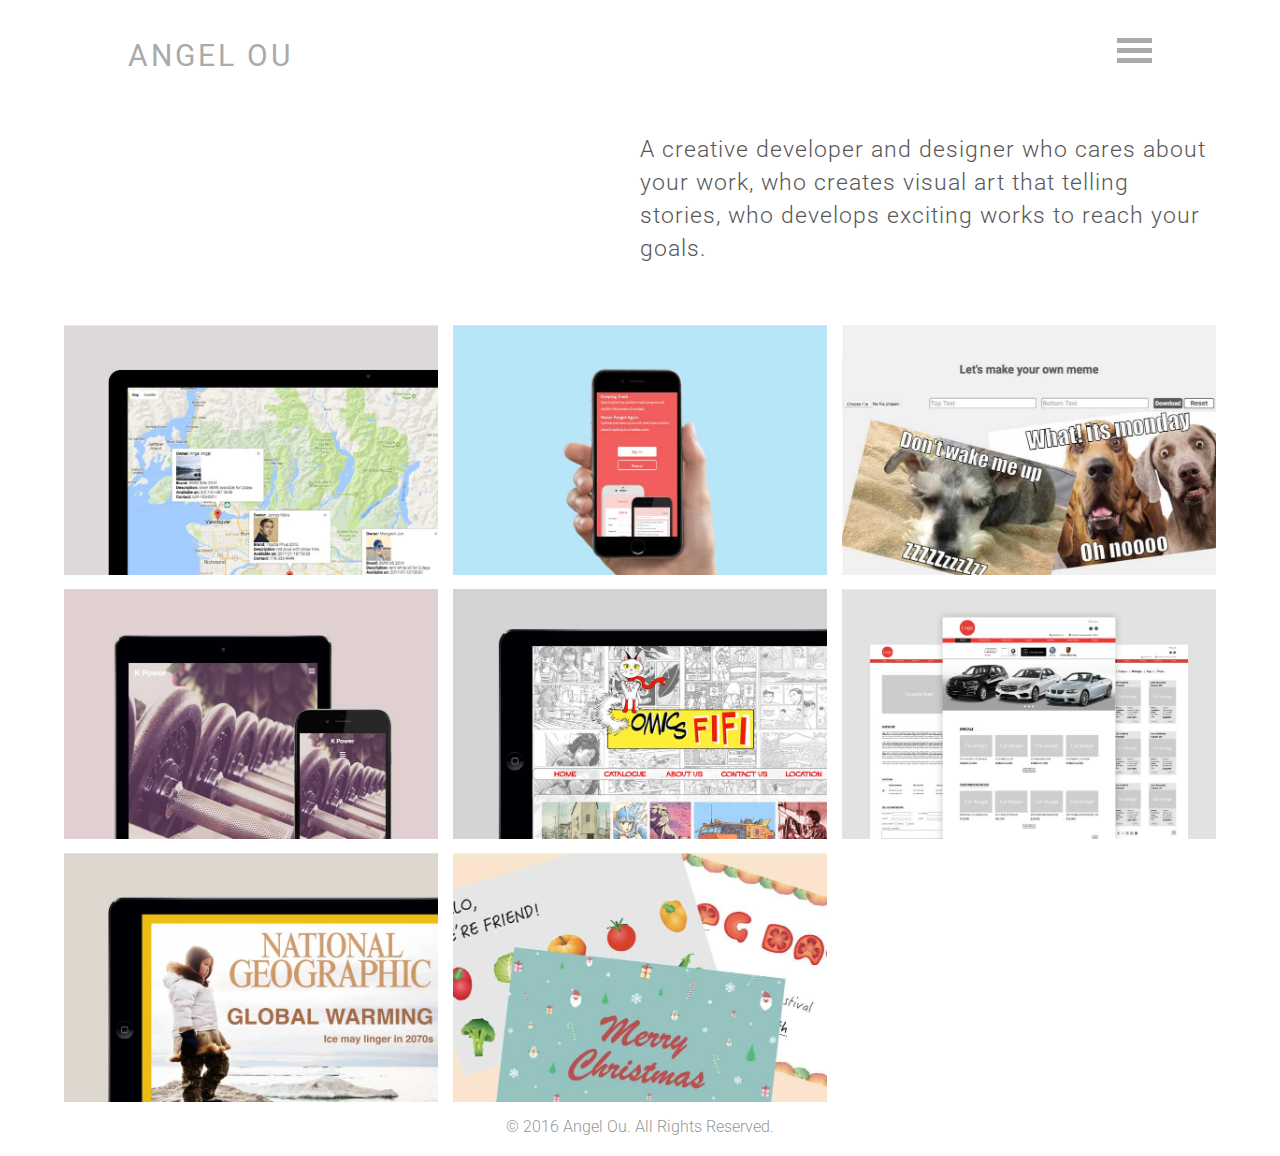
<file: index.html>
<html>  
    <head>
        <meta charset="utf-8">
        <html lang="en">
        <meta http-equiv="X-UA-Compatible" content="IE=edge">
        <meta name="viewport" content="width=device-width, initial-scale=1">
        <title>Angel Ou | Front End Developer & Designer</title>
        <link rel="shortcut icon" type="img/ico" href="img/favicon.jpg">
        <link href="https://fonts.googleapis.com/css?family=Roboto:100,300,500,700,900" rel="stylesheet">
        <link type="text/css" href="css/style.css" rel="stylesheet">
    </head>

    <body>
        <!-- top nav -->
        <div class="nav-section">
            <!-- <div class="wrapper"> -->

                <div class="nav">

                    <div class="name">
                        <a href="index.html">ANGEL OU</a>
                        <span class="line"></span>
                    </div>

                    <div class="navbar clearfix">
                        <div class="work-icon" id="hamburger">
                            <div class="bar"></div>
                            <div class="bar"></div>
                            <div class="bar"></div>
                        </div>

                        <div class="overlay animated fadeInDown clearfix" id="dropdown">
                            <div id="close-btn" class="clearfix">
                                <img src="img/close-btn.png" alt="close button">
                            </div>
                            <nav>
                                <ul id="navcont">
                                    <!-- <li>
                                        <a href="index.html">Home</a>
                                    </li> -->
                                    <li>
                                        <a href="index.html">Work</a>
                                        <!-- <div class="line clearfix"></div> -->
                                    </li>
                                    <li>
                                        <a href="about.html">About & Contact</a>
                                        <!-- <div class="line clearfix"></div> -->
                                    </li>
                                    <!-- <li>
                                        <a href="contact.html">Contact</a>
                                    </li> -->
                                </ul>
                            </nav>
                        </div> <!-- end overlay -->
                        

                    </div> <!-- end navbar -->
                </div> <!-- end nav -->

            <!-- </div> --> <!-- end wrapper -->
        </div> <!-- end nav-section -->

        <div class="quoat clearfix">
            <div class="describ">
                <p>A creative developer and designer who cares about your work, who creates visual art that telling stories, who develops exciting works to reach your goals.</p>
            </div>
        </div>

        <!-- work section -->
        <div class="work-section">
            <div class="wrapper">
                <div class="work">
                    <ul id="workcont" class="clearfix">
                        <li class="thumb"> 
                            <a href="work/googlemapapi.html">
                                <img src="img/google_cover.jpg" alt="google map api">
                                <div class="description">
                                    <h3>Sharing is Car-ing</h3>
                                    <p>Application Design & Develop</p>
                                </div>
                            </a>
                        </li>

                        <li class="thumb">
                            <a href="work/remindme.html">
                                <img src="img/reminder_hand.jpg" alt="remind me">
                                <div class="description">
                                    <h3>Remind Me</h3>
                                    <p>Application Design & Develop</p>
                                </div>
                            </a>
                        </li>

                        <li class="thumb">
                            <a href="work/memegenerator.html">
                                <img src="img/meme_cover.jpg" alt="meme generator">
                                <div class="description">
                                    <h3>Meme Generator</h3>
                                    <p>Application Design & Develop</p>
                                </div>
                            </a>
                        </li>

                        <li class="thumb"> 
                            <a href="work/kpower.html">
                                <img src="img/kpower.jpg" alt="kpower">
                                <div class="description">
                                    <h3>K Power Fitness</h3>
                                    <p>Web Design & Develop</p>
                                </div>
                            </a>
                        </li>

                        <li class="thumb">
                            <a href="work/comicsfifi.html">
                                <img src="img/comic.jpg" alt="comicsfifi">
                                <div class="description">
                                    <h3>Comics FiFi</h3>
                                    <p>Web Design & Develop</p>
                                </div>
                            </a>
                        </li>

                        <li class="thumb">
                            <a href="work/cardealer.html">
                                <img src="img/cardealer.jpg" alt="car dealer">
                                <div class="description">
                                    <h3>Car Dealer</h3>
                                    <p>Web Design</p>
                                </div>
                            </a>
                        </li>

                        <li class="thumb">
                            <a href="work/nationalgeographic.html">
                                <img src="img/ng.jpg" alt="national geographic">
                                <div class="description">
                                    <h3>National Geographic</h3>
                                    <p>Digital Magazine Design</p>
                                </div>
                            </a>
                        </li>

                        <li class="thumb">
                            <a href="work/postcard.html">
                                <img src="img/post_cover.jpg" alt="postcard">
                                <div class="description">
                                    <h3>Postcard Design</h3>
                                    <p>Illustration</p>
                                </div>
                            </a>
                        </li>

                        <!-- <li class="thumb">
                            <a href="work/portrait.html">
                                <img src="img/placeholder.png" alt="portrait">
                                <div class="description">
                                    <h3>Vector Portrait</h3>
                                    <p>Illustrator</p>
                                </div>
                            </a>
                        </li> -->

                    </ul>
                </div> <!-- end work -->
            </div> <!-- end wrapper -->
        </div> <!-- end work-section -->

        <div class="footer-section">
            <div class="wrapper">
                <div class="footer-copyright">
                    <p>&copy 2016 Angel Ou. All Rights Reserved.</p>
                </div>
            </div>
        </div>


        <script src="https://ajax.googleapis.com/ajax/libs/jquery/3.1.1/jquery.min.js"></script>
        <script type="text/javascript" src="js/portfolio.js"></script>


    </body>

    </html>
</file>
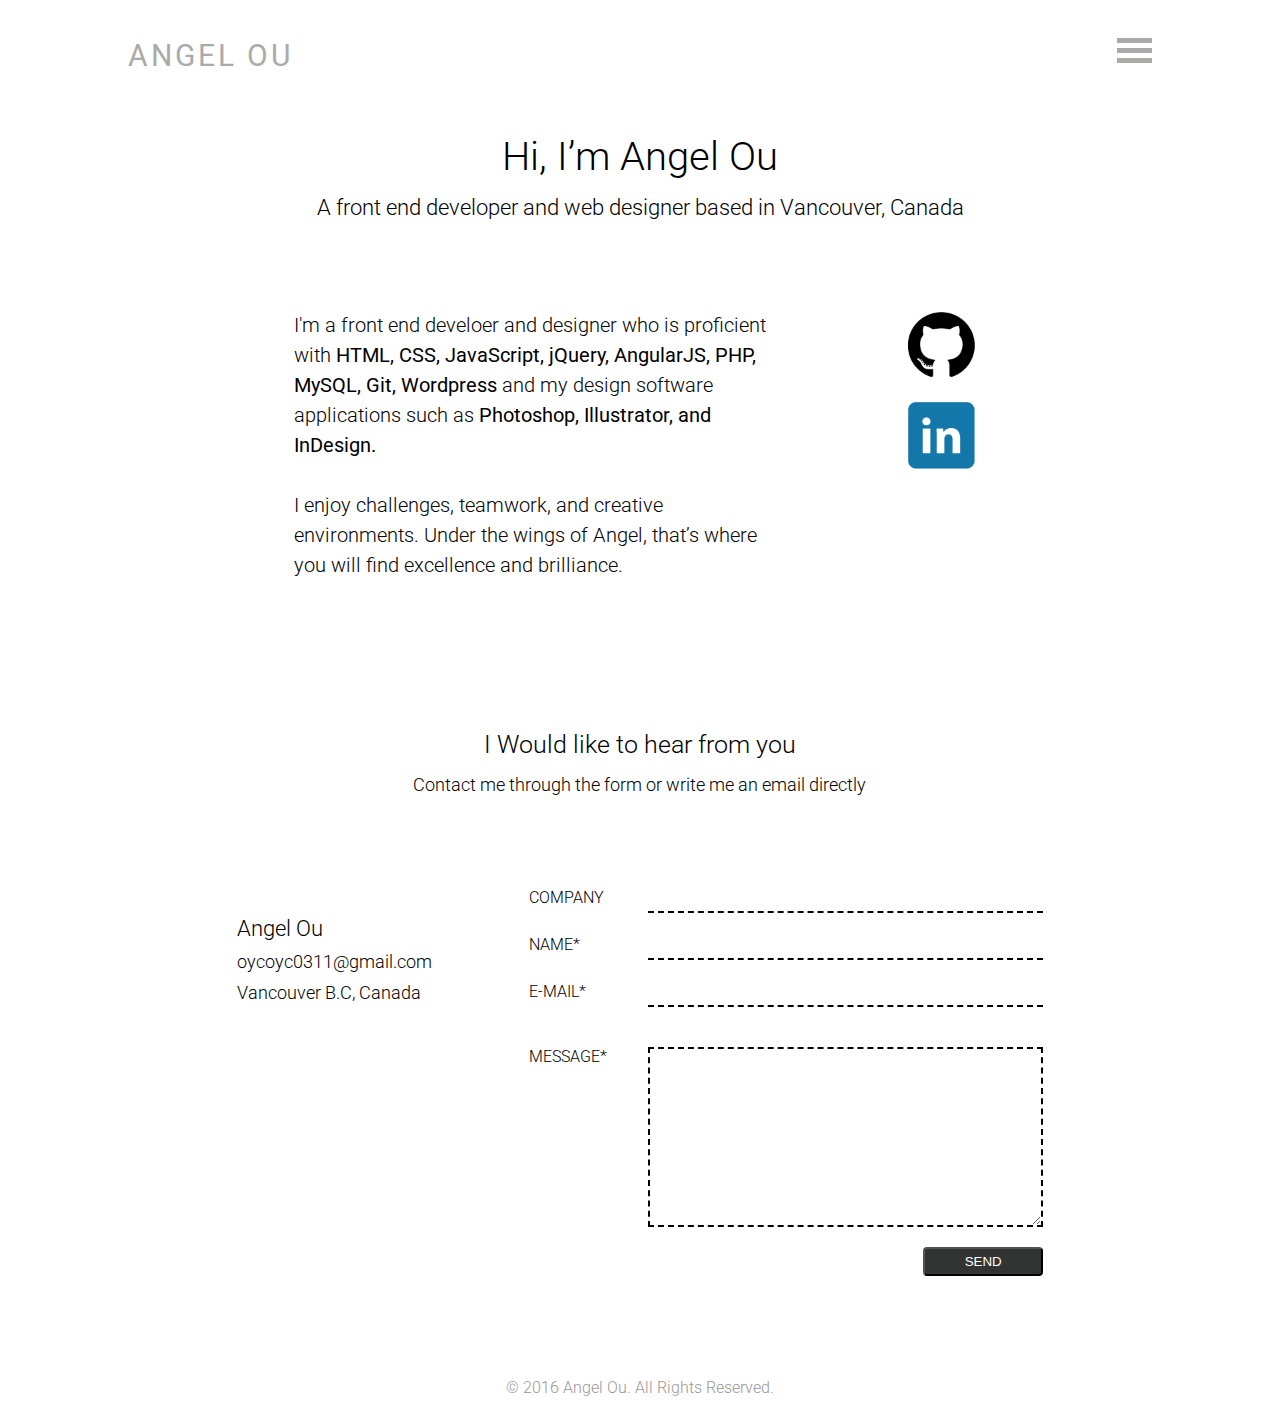
<file: about.html>
<html>
    <head>
        <meta charset="utf-8">
        <html lang="en">
        <meta http-equiv="X-UA-Compatible" content="IE=edge">
        <meta name="viewport" content="width=device-width, initial-scale=1">
        <title>Angel Ou | Front End Developer & Designer</title>
        <link rel="shortcut icon" type="img/ico" href="img/favicon.jpg">
        <link href="https://fonts.googleapis.com/css?family=Roboto:100,300,500,700,900" rel="stylesheet">
        <link type="text/css" href="css/style.css" rel="stylesheet">
    </head>

    <body>
         <!-- top nav -->
        <div class="nav-section">
            <div class="nav">

                <div class="name">
                    <a href="index.html">ANGEL OU</a>
                    <span class="line"></span>
                </div>

                <div class="navbar clearfix">
                    <div class="work-icon" id="hamburger">
                        <div class="bar"></div>
                        <div class="bar"></div>
                        <div class="bar"></div>
                    </div>

                    <div class="overlay animated fadeInDown clearfix" id="dropdown">
                        <div id="close-btn" class="clearfix">
                            <img src="img/close-btn.png" alt="close button">
                        </div>
                        <nav>
                            <ul id="navcont">
                                <!-- <li>
                                    <a href="index.html">Home</a>
                                </li> -->
                                <li>
                                    <a href="index.html">Work</a>
                                    <!-- <div class="line clearfix"></div> -->
                                </li>
                                <li>
                                    <a href="about.html">About & Contact</a>
                                    <!-- <div class="line clearfix"></div> -->
                                </li>
                                <!-- <li>
                                    <a href="contact.html">Contact</a>
                                </li> -->
                            </ul>
                        </nav>
                    </div> <!-- end overlay -->

                </div> <!-- end navbar -->
            </div> <!-- end nav -->
        </div> <!-- end nav-section -->
                 
        <!-- intro section -->
        <div class="intro-section">
            <div class="wrapper">

                <div class="about">
                    <div class="upper clearfix">
                        <div id="intro-title">
                            <div class="intro-title">
                                <h1>Hi, I’m Angel Ou</h1>
                                <h3>A front end developer and web designer based in Vancouver, Canada</h3>
                            </div>
                        </div>
                        <div id="intro">
                            <div class="intro-description"> 
                                <p>I'm a front end develoer and designer who is proficient with <strong>HTML, CSS, JavaScript, jQuery, AngularJS, PHP, MySQL, Git, Wordpress </strong>and my design software applications such as <strong>Photoshop, Illustrator, and InDesign.</strong></p>

                                <p>I enjoy challenges, teamwork, and creative environments. Under the wings of Angel, that’s where you will find excellence and brilliance.</p>
                            </div>
                        </div> <!-- end intro class -->

                        <div id="social-media" class="clearfix">
                            
                            <div class="flip-container">
                                <div class="back-img">
                                    <a href="https://github.com/ouangel" target="_blank">
                                        <img src="img/github-flip.png" alt="github">
                                    </a>
                                </div>
                                <div class="front-img">
                                    <a href="https://github.com/ouangel" target="_blank">
                                        <img src="img/github.png" alt="github">
                                    </a>
                                </div>
                            </div> <!-- end outside flip container -->

                            <!-- <div class="flip-container">
                                <div class="back-img">
                                    <a href="#" target="_blank">
                                    <img src="img/dribbble-flip.png" alt="dribbble">
                                    </a>
                                </div>
                                <div class="front-img">
                                    <a href="#" target="_blank">
                                    <img src="img/dribbble.png" alt="dribbble">
                                    </a>
                                </div>
                            </div> --> <!-- end outside flip container -->

                            <div class="flip-container">
                                <div class="back-img">
                                    <a href="https://ca.linkedin.com/in/angel-ou-212338121" target="_blank">
                                    <img src="img/linkedin-flip.png" alt="linkedin">
                                    </a>
                                </div>
                                <div class="front-img">
                                    <a href="https://ca.linkedin.com/in/angel-ou-212338121" target="_blank">
                                    <img src="img/linkedin.png" alt="linkedin">
                                    </a>
                                </div>
                            </div> <!-- end outside flip container -->
                        
                        </div> <!-- end social media -->
                    </div> <!-- end upper -->
                </div> <!-- end about -->

                 <div id="contact" class="clearfix">
                        <div class="contact-title">
                            <!-- <h2>Send me an email</h2> -->
                            <h2>I Would like to hear from you</h2>
                            <p>Contact me through the form or write me an email directly</p>
                        </div>

                        <div class="personal-info">
                            <h3>Angel Ou</h3>
                            <p>oycoyc0311@gmail.com</p>
                            <p>Vancouver B.C, Canada</p>
                        </div>

                        <form id="contact-form" method="post" action="https://formspree.io/oycoyc0311@gmail.com">
                            <div class="field">
                                <label for="company">COMPANY</label>
                                <input type="text" class="form-control" id="company" name="company">
                            </div>

                            <div class="field">
                                <label for="name">NAME*</label>
                                <input type="text" class="form-control" id="name" name="name" required>
                            </div>

                            <div class="field">
                                <label for="email">E-MAIL*</label>
                                <input rtype="text" class="form-control" id="email" name="email" required>
                            </div>

                            <div class="field textarea">
                                <label for="message">MESSAGE*</label>
                                <textarea type="text" class="form-control" rows="10" id="message" name="message" required></textarea>
                            </div>

                            <input type="submit" class="btn" id="btn" value="SEND">

                            <input type="hidden" name="_next" value="https://ouangel.github.io" />
                        </form>
                    </div> <!-- end contact -->
            </div> <!-- end wrapper -->
        </div> <!-- end intro section -->



        <div class="footer-section">
            <div class="wrapper">
                <div class="footer-copyright">
                    <p>&copy 2016 Angel Ou. All Rights Reserved.</p>
                </div>
            </div>
        </div>
    </div>


        <script src="https://ajax.googleapis.com/ajax/libs/jquery/3.1.1/jquery.min.js"></script>
        <script type="text/javascript" src="js/portfolio.js"></script>

    </body>

    </html>
</file>
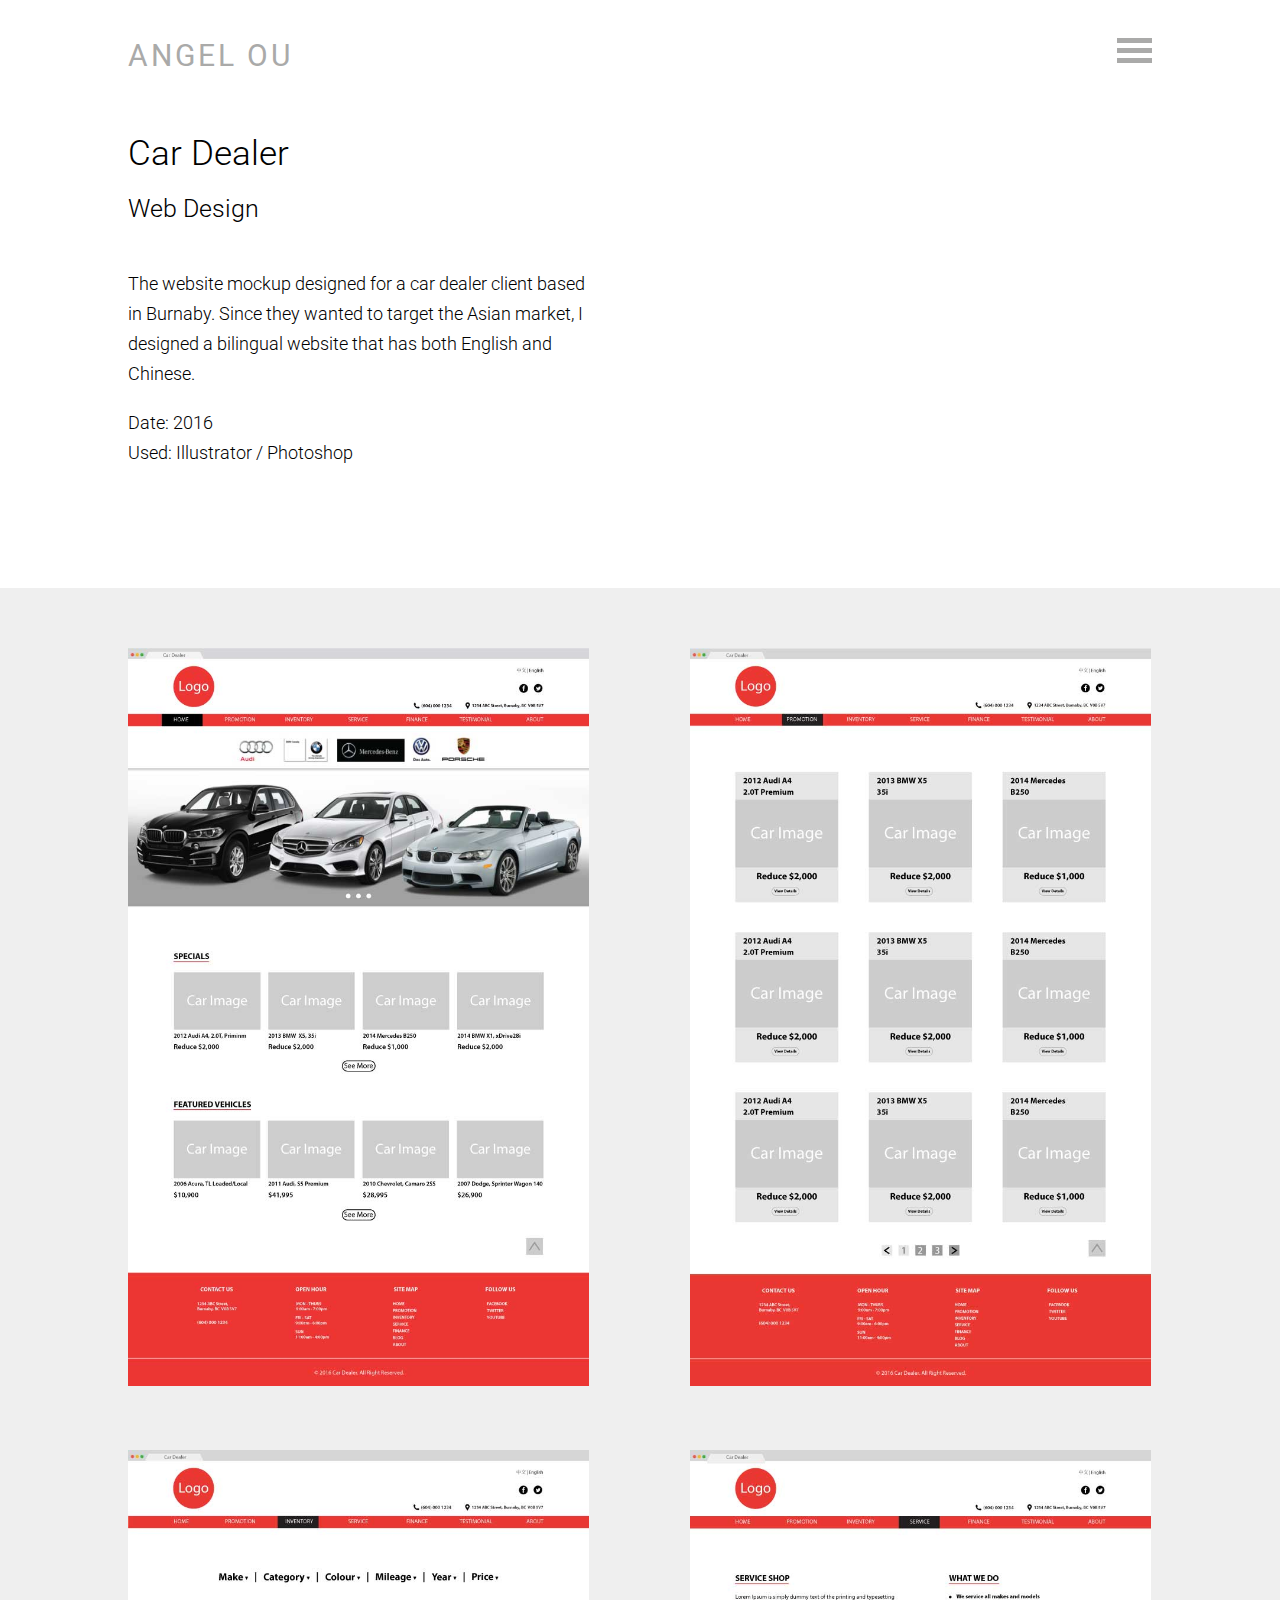
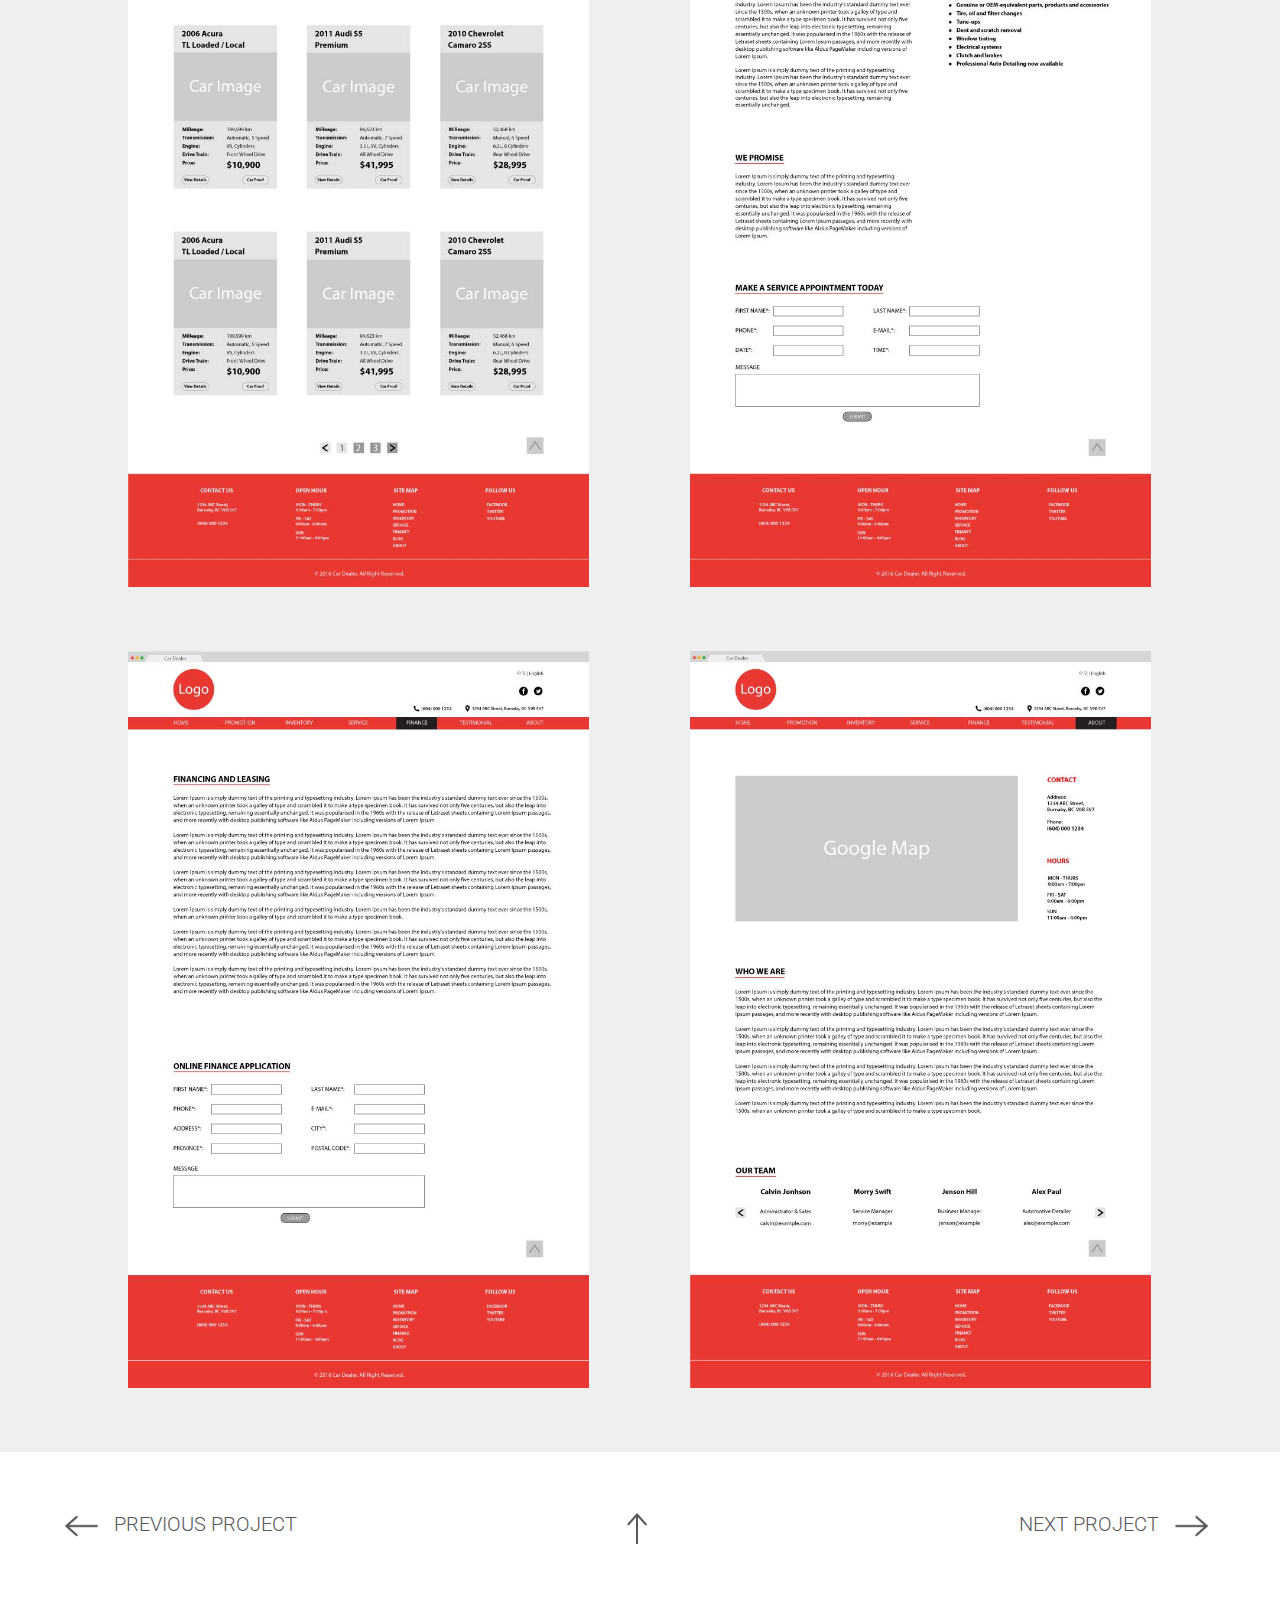
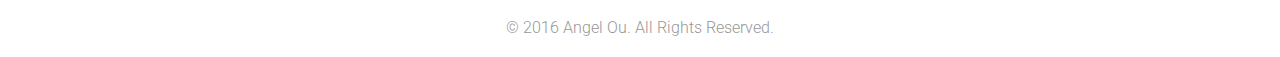
<file: work/cardealer.html>
<!DOCTYPE html>
<html lang="en">
    <head>
        <meta charset="utf-8">
        <meta http-equiv="X-UA-Compatible" content="IE=edge">
        <meta name="viewport" content="width=device-width, initial-scale=1">
        <title>Angel Ou | Front End Developer & Designer</title>
        <link rel="shortcut icon" type="img/ico" href="../img/favicon.jpg">
        <link href="https://fonts.googleapis.com/css?family=Roboto:100,300,500,700,900" rel="stylesheet">
        <link type="text/css" href="../css/style.css" rel="stylesheet">
    </head>

    <body>
        <!-- top nav -->
        <div class="nav-section">
            <div class="nav">

                <div class="name">
                    <a href="../index.html">ANGEL OU</a>
                    <span class="line"></span>
                </div>

                <div class="navbar clearfix">
                    <div class="work-icon" id="hamburger">
                        <div class="bar"></div>
                        <div class="bar"></div>
                        <div class="bar"></div>
                    </div>

                    <div class="overlay animated fadeInDown clearfix" id="dropdown">
                        <div id="close-btn" class="clearfix">
                            <img src="../img/close-btn.png" alt="close button">
                        </div>
                        <nav>
                            <ul id="navcont">
                                <!-- <li>
                                    <a href="index.html">Home</a>
                                </li> -->
                                <li>
                                    <a href="../index.html">Work</a>
                                    <!-- <div class="line clearfix"></div> -->
                                </li>
                                <li>
                                    <a href="../about.html">About & Contact</a>
                                    <!-- <div class="line clearfix"></div> -->
                                </li>
                                <!-- <li>
                                    <a href="contact.html">Contact</a>
                                </li> -->
                            </ul>
                        </nav>
                    </div> <!-- end overlay -->
                </div> <!-- end navbar -->
            </div> <!-- end nav -->
        </div> <!-- end nav-section -->

        <div class="work-section" id="portfolio">
				<div class="wrapper" id="portfolio-wrap">
					<div class="portfolio">
						
						<div class="portfolio-header clearfix">
                            <div class="brief">
    							<div class="header">
    								<div class="main-header">
    									<p>Car Dealer</p>
    								</div>
    								<div class="sub-header">
    									<p>Web Design</p>
    								</div>
    							</div>

    							<div class="description clearfix">
									<!-- <div class="brief-title">
										<p>Porject Brief</p><hr>
									</div> -->
									<div class="brief-description">
										<p>The website mockup designed for a car dealer client based in Burnaby. Since they wanted to target the Asian market, I designed a bilingual website that has both English and Chinese.</p> <br>
		                                <p>Date: 2016</p>
		                                <p>Used: Illustrator / Photoshop</p>
									</div>
								</div>
							</div> <!-- end brief -->
                            <!-- <div class="device">
                                <div class="device-display">
                                    <img src="../img/cardealer_devices.jpg" alt="car dealer-device">
                                </div>
                            </div> -->

						</div> <!-- end portfolio haeder -->

						<div class="portfolio-body">

                            <!-- <div class="wireframe">
                                <div class="content-header">
                                    <p>Wireframe</p>
                                </div>
                                <div class="portfolio-wireframe">
                                    <img src="../img/kpower-wireframe.jpg" alt="kpower-wireframe">
                                </div>
                            </div> --> <!-- end wireframe -->

                            <div class="showcase_one">
                                <!-- <div class="content-header">
                                    <p>Website content</p>
                                </div> -->
                                <div class="content">
                                    <img src="../img/car/car_home.jpg" class="leftimg" alt="home">
                                    <img src="../img/car/car_promotion.jpg" class="rightimg" alt="promotion">
                                </div>
                            </div>

                            <div class="showcase_two">
                                <div class="content">
                                    <img src="../img/car/car_inventory.jpg" class="leftimg" alt="inventory" style="margin-bottom:0;">
                                    <img src="../img/car/car_service.jpg" class="rightimg" alt="service" style="margin-bottom:0;">
                                </div>
                            </div>

                            <div class="showcase_three">
                                <div class="content">
                                    <img src="../img/car/car_finance.jpg" class="leftimg" alt="finance">
                                    <img src="../img/car/car_contact.jpg" class="rightimg" alt="contact">
                                </div>
                            </div>
                            
                        </div> <!-- end portfolio body -->

					</div> <!-- end portfolio class -->
				</div> <!-- end wrapper -->
			</div> <!-- end work-section -->

            <div class="slideshow clearfix">
                <div class="prev clearfix">
                    <a href="memegenerator.html">
                        <p>PREVIOUS PROJECT</p>
                        <img src="../img/prev.png">
                    </a>
                </div>

                <div id="up" class="clearfix">
                    <a>
                        <img src="../img/up.png">
                    </a>
                </div>

                <div class="next clearfix">
                    <a href="nationalgeographic.html">
                        <p>NEXT PROJECT</p>
                        <img src="../img/next.png">
                    </a>
                </div>
            </div>

        	<div class="footer-section">
                <div class="wrapper">
                    <div class="footer-copyright">
                        <p>&copy 2016 Angel Ou. All Rights Reserved.</p>
                    </div>
                </div>
            </div>


        <script type="text/javascript" src="../js/portfolio.js"></script>
        <script type="text/javascript" src="../js/slideshow.js"></script>

    </body>

    </html>
</file>
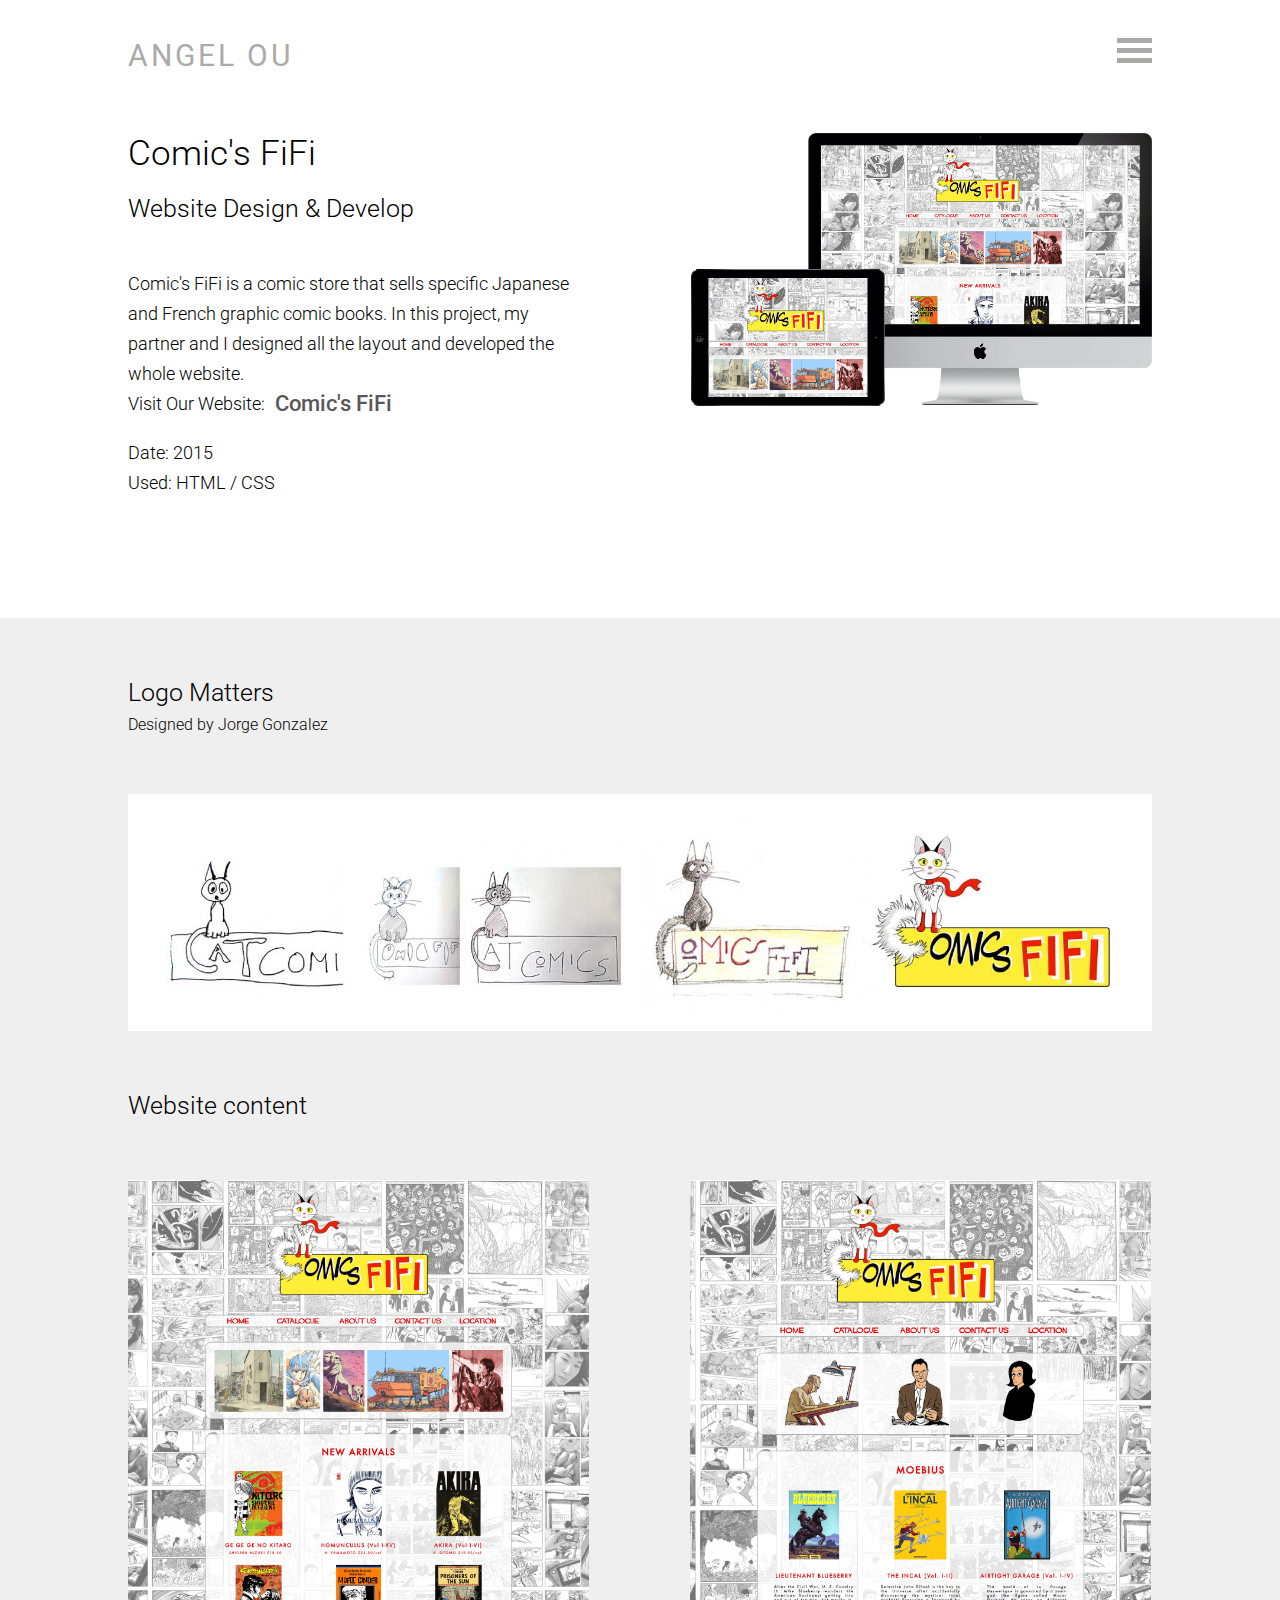
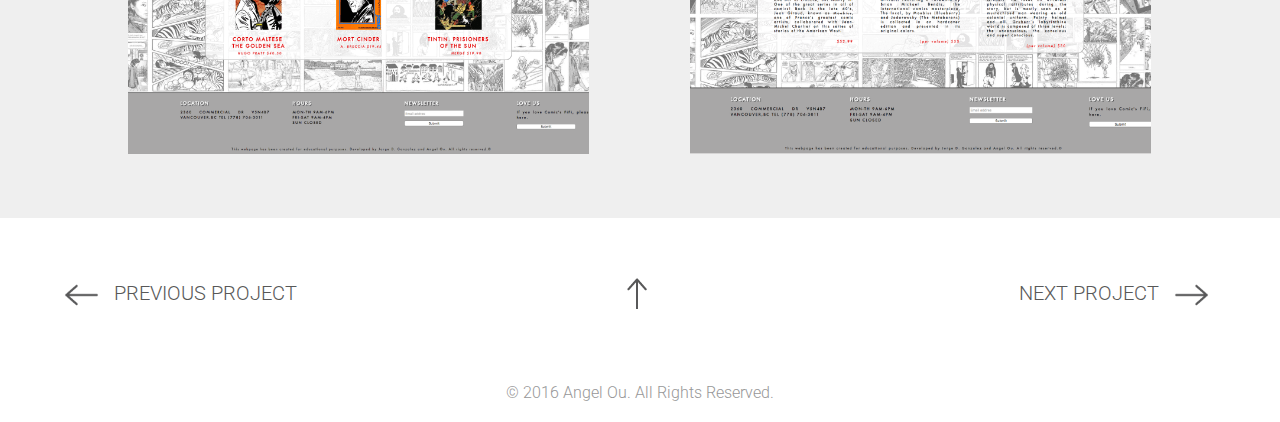
<file: work/comicsfifi.html>
<html>
	<head>
        <meta charset="utf-8">
        <meta http-equiv="X-UA-Compatible" content="IE=edge">
        <meta name="viewport" content="width=device-width, initial-scale=1">
        <title>Angel Ou | Front End Developer & Designer</title>
        <link rel="shortcut icon" type="img/ico" href="../img/favicon.jpg">
        <link href="https://fonts.googleapis.com/css?family=Roboto:100,300,500,700,900" rel="stylesheet">
        <link type="text/css" href="../css/style.css" rel="stylesheet">
    </head>

	<body>
		<!-- top nav -->
        <div class="nav-section">
            <div class="nav">

                <div class="name">
                    <a href="../index.html">ANGEL OU</a>
                    <span class="line"></span>
                </div>

                <div class="navbar clearfix">
                    <div class="work-icon" id="hamburger">
                        <div class="bar"></div>
                        <div class="bar"></div>
                        <div class="bar"></div>
                    </div>

                    <div class="overlay animated fadeInDown clearfix" id="dropdown">
                        <div id="close-btn" class="clearfix">
                            <img src="../img/close-btn.png" alt="close button">
                        </div>
                        <nav>
                            <ul id="navcont">
                                <!-- <li>
                                    <a href="index.html">Home</a>
                                </li> -->
                                <li>
                                    <a href="../index.html">Work</a>
                                    <!-- <div class="line clearfix"></div> -->
                                </li>
                                <li>
                                    <a href="../about.html">About & Contact</a>
                                    <!-- <div class="line clearfix"></div> -->
                                </li>
                                <!-- <li>
                                    <a href="contact.html">Contact</a>
                                </li> -->
                            </ul>
                        </nav>
                    </div> <!-- end overlay -->
                </div> <!-- end navbar -->
            </div> <!-- end nav -->
        </div> <!-- end nav-section -->

		<div class="work-section" id="portfolio">
			<div class="wrapper" id="portfolio-wrap">
				<div class="portfolio">
					
					<div class="portfolio-header clearfix">

						<div class="brief">
							<div class="header">
								<div class="main-header">
									<p>Comic's FiFi</p>
								</div>
								<div class="sub-header">
									<p>Website Design & Develop</p>
								</div>
							</div>

							<div class="description clearfix">
								<!-- <div class="brief-title">
									<p>Porject Brief</p><hr>
								</div> -->
								<div class="brief-description">
									<p>Comic's FiFi is a comic store that sells specific Japanese and French graphic comic books. In this project, my partner and I designed all the layout and developed the whole website.</p>
									<div class="website">
										<p>Visit Our Website: </P>
										<a target="_blank" href="http://www.comicsfifi.jorged-gonzalez.com/index.html">Comic's FiFi</a>
									</div><br>
	                                <p>Date: 2015</p>
	                                <p>Used: HTML / CSS</p>
								</div>
							</div>
						</div> <!-- end brief -->

						<div class="device">
							<div class="device-display">
								<img src="../img/comic.png" alt="comicsfifi-device">
							</div>
						</div> <!-- end device -->
					</div> <!-- end portfolio haeder -->

					<div class="portfolio-body">
						
						<div class="content_logo">
							<div class="content-header">
								<p style="padding-top:60px;">Logo Matters</p>
								<p style="font-size: 16px; margin-top: 8px;">Designed by Jorge Gonzalez</p>
							</div>
							<div class="portfolio-logo">
								<img src="../img/comic-logo.jpg" alt="comicsfifi-logo">
							</div>
						</div> <!-- end content logo -->

						<!-- <div class="wireframe">
							<div class="content-header">
								<p>Wireframe</p>
							</div>
							<div class="portfolio-wireframe">
								<img src="../img/comics-wireframe.jpg" alt="comicsfifi-wireframe">
							</div>
						</div> -->

						<div class="showcase_one">
							<div class="content-header">
								<p>Website content</p>
							</div>
							<div class="content">
								<img src="../img/comic-main.jpg" class="leftimg" alt="main" style="margin-bottom:60px;">
								<img src="../img/comic-france.jpg" class="rightimg" alt="france" style="margin-bottom:60px;">
							</div>
						</div>

					</div> <!-- end portfolio body -->
				</div> <!-- end portfolio class -->
			</div> <!-- end wrapper -->
		</div> <!-- end work-section -->

		<div class="slideshow clearfix">
			<div class="prev clearfix">
				<a href="kpower.html">
					<p>PREVIOUS PROJECT</p>
					<img src="../img/prev.png">
				</a>
			</div>

			<div id="up" class="clearfix">
				<a>
					<img src="../img/up.png">
				</a>
			</div>

			<div class="next clearfix">
				<a href="cardealer.html">
					<p>NEXT PROJECT</p>
					<img src="../img/next.png">
				</a>
			</div>
		</div>

		<div class="footer-section">
            <div class="wrapper">
                <div class="footer-copyright">
                    <p>&copy 2016 Angel Ou. All Rights Reserved.</p>
                </div>
            </div>
        </div>


        <script type="text/javascript" src="../js/portfolio.js"></script>
        <script type="text/javascript" src="../js/slideshow.js"></script>
	</body>

</html>
</file>
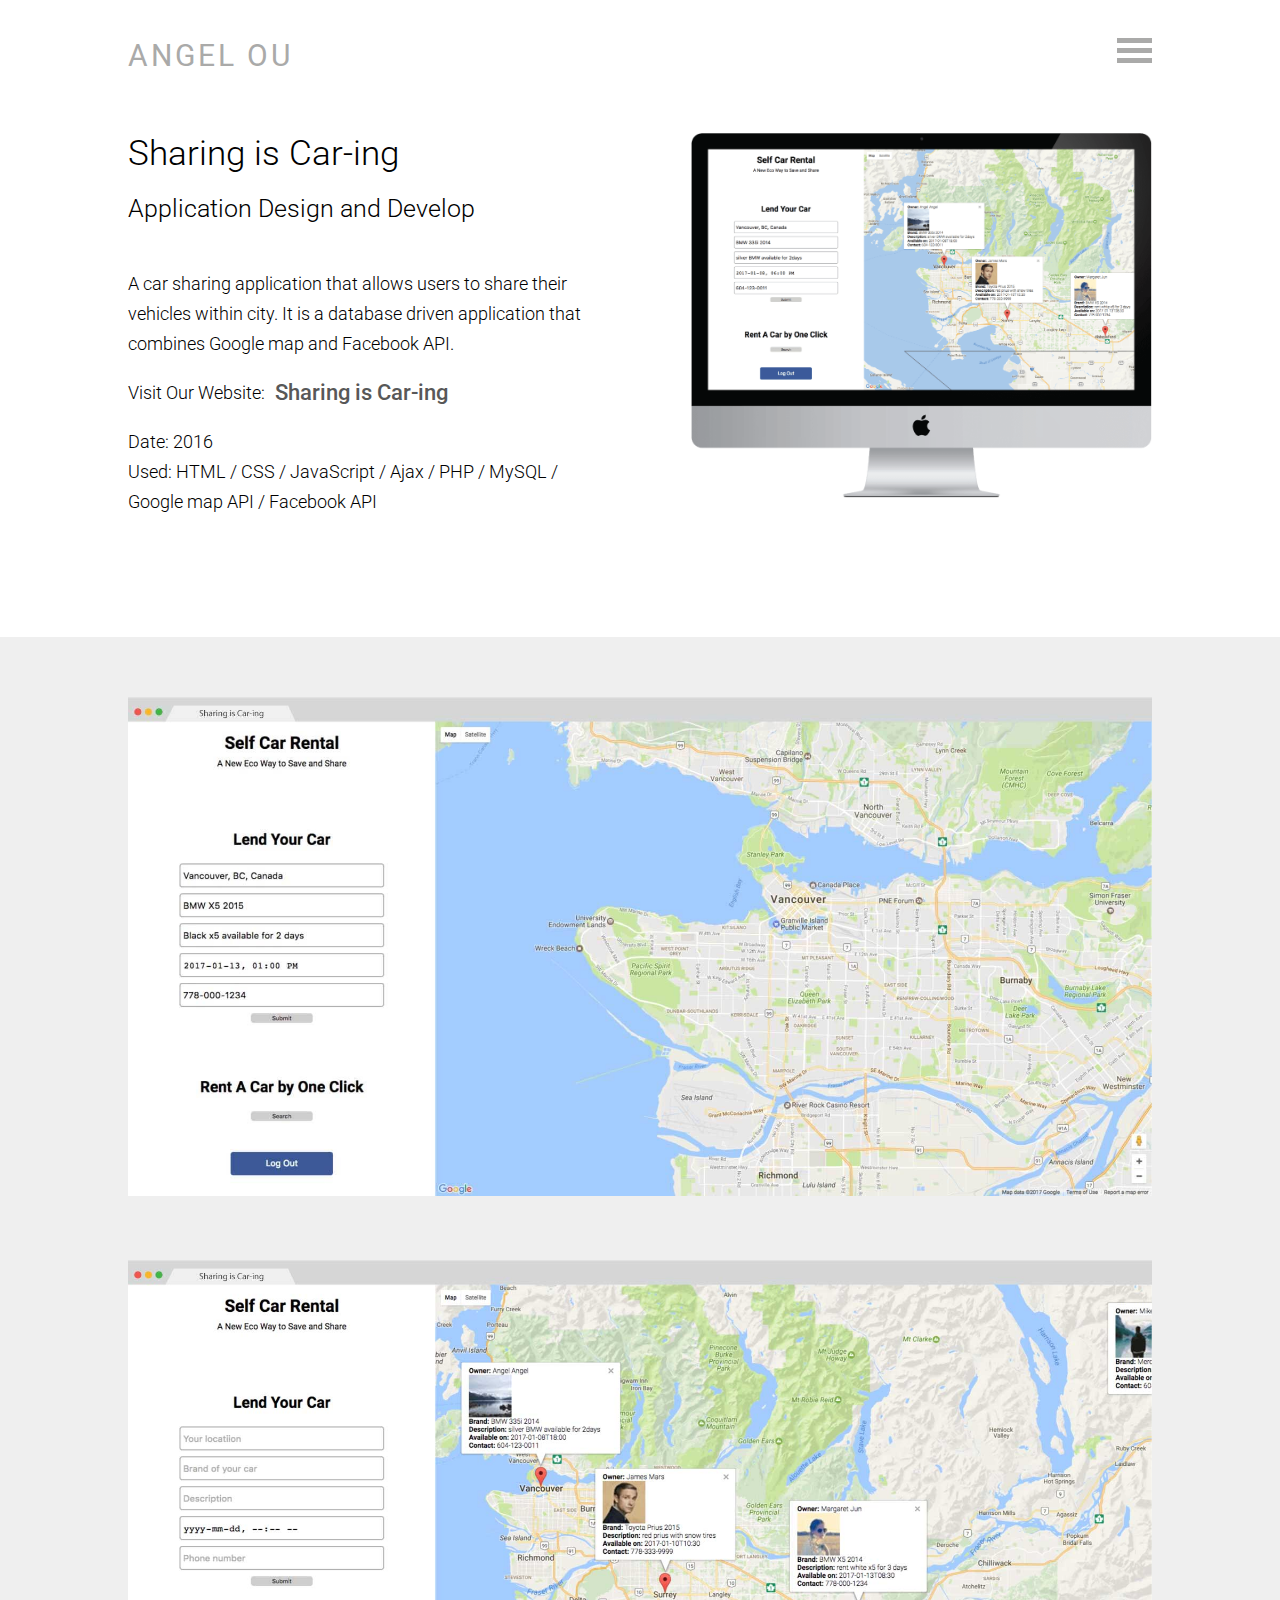
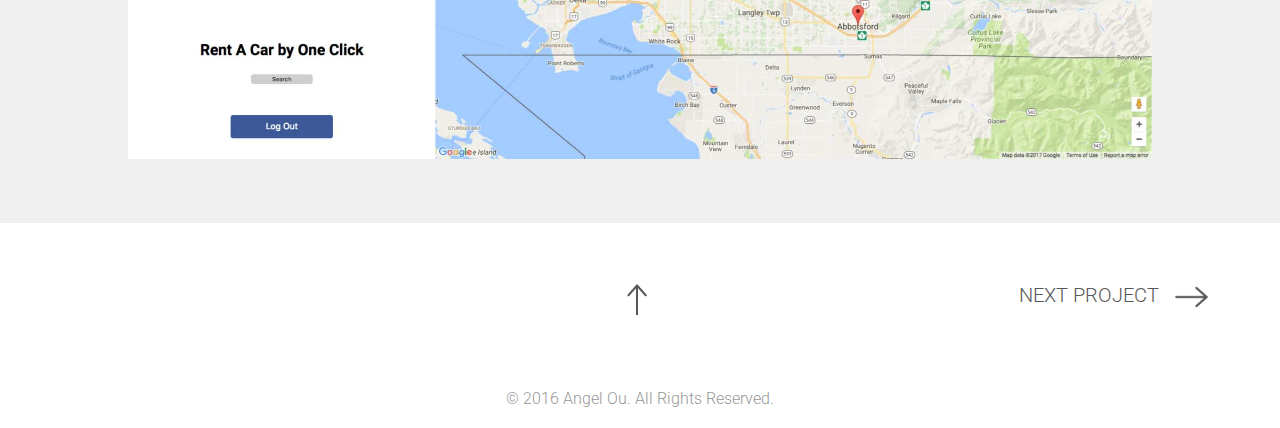
<file: work/googlemapapi.html>
<!DOCTYPE html>
<html lang="en">
    <head>
        <meta charset="utf-8">
        <meta http-equiv="X-UA-Compatible" content="IE=edge">
        <meta name="viewport" content="width=device-width, initial-scale=1">
        <title>Angel Ou | Front End Developer & Designer</title>
        <link rel="shortcut icon" type="img/ico" href="../img/favicon.jpg">
        <link href="https://fonts.googleapis.com/css?family=Roboto:100,300,500,700,900" rel="stylesheet">
        <link type="text/css" href="../css/style.css" rel="stylesheet">
    </head>

    <body>
        <!-- top nav -->
        <div class="nav-section">
            <div class="nav">

                <div class="name">
                    <a href="../index.html">ANGEL OU</a>
                    <span class="line"></span>
                </div>

                <div class="navbar clearfix">
                    <div class="work-icon" id="hamburger">
                        <div class="bar"></div>
                        <div class="bar"></div>
                        <div class="bar"></div>
                    </div>

                    <div class="overlay animated fadeInDown clearfix" id="dropdown">
                        <div id="close-btn" class="clearfix">
                            <img src="../img/close-btn.png" alt="close button">
                        </div>
                        <nav>
                            <ul id="navcont">
                                <!-- <li>
                                    <a href="index.html">Home</a>
                                </li> -->
                                <li>
                                    <a href="../index.html">Work</a>
                                    <!-- <div class="line clearfix"></div> -->
                                </li>
                                <li>
                                    <a href="../about.html">About & Contact</a>
                                    <!-- <div class="line clearfix"></div> -->
                                </li>
                                <!-- <li>
                                    <a href="contact.html">Contact</a>
                                </li> -->
                            </ul>
                        </nav>
                    </div> <!-- end overlay -->
                </div> <!-- end navbar -->
            </div> <!-- end nav -->
        </div> <!-- end nav-section -->


        <div class="work-section" id="portfolio">
            <div class="wrapper" id="portfolio-wrap">
                <div class="portfolio">
                    
                    <div class="portfolio-header clearfix">
                        <div class="brief">
                            <div class="header">
                                <div class="main-header">
                                    <p>Sharing is Car-ing</p>
                                </div>
                                <div class="sub-header">
                                    <p>Application Design and Develop</p>
                                </div>
                            </div>

                            <div class="description clearfix">
                                <div class="brief-description">
                                    <p>A car sharing application that allows users to share their vehicles within city. It is a database driven application that combines Google map and Facebook API.</p> <br>

                                    <div class="website">
                                        <p>Visit Our Website: </P>
                                        <a target="_blank" href="http://googlemapapi.ouangel.com/">Sharing is Car-ing</a>
                                    </div><br>

                                    <p>Date: 2016</p>
                                    <p>Used: HTML / CSS / JavaScript / Ajax / PHP / MySQL / Google map API / Facebook API</p>
                                </div>
                            </div>
                        </div> <!-- end brief -->

                        <div class="device">
                            <div class="device-display">
                                <img src="../img/google_device.png" alt="api-device">
                            </div>
                        </div>
                    </div> <!-- end portfolio haeder -->

                    <div class="portfolio-body">
                        <div class="api_showcase_one">
                            <img src="../img/google_owner.jpg" alt="owener page">
                        </div>

                        <div class="api_showcase_two">
                            <img src="../img/google_user.jpg" alt="owener page">
                        </div>
                    </div>

                </div> <!-- end portfolio class -->
            </div> <!-- end wrapper -->
        </div> <!-- end work-section -->

        <div class="slideshow clearfix">
                <div class="prev clearfix" style="visibility: hidden;">
                    <a href="memegenerator.html">
                        <p>PREVIOUS PROJECT</p>
                        <img src="../img/prev.png">
                    </a>
                </div>

                <div id="up" class="clearfix">
                    <a>
                        <img src="../img/up.png">
                    </a>
                </div>

                <div class="next clearfix">
                    <a href="remindme.html">
                        <p>NEXT PROJECT</p>
                        <img src="../img/next.png">
                    </a>
                </div>
            </div>

            <div class="footer-section">
                <div class="wrapper">
                    <div class="footer-copyright">
                        <p>&copy 2016 Angel Ou. All Rights Reserved.</p>
                    </div>
                </div>
            </div>


        <script type="text/javascript" src="../js/portfolio.js"></script>
        <script type="text/javascript" src="../js/slideshow.js"></script>

    </body>

    </html>
</file>
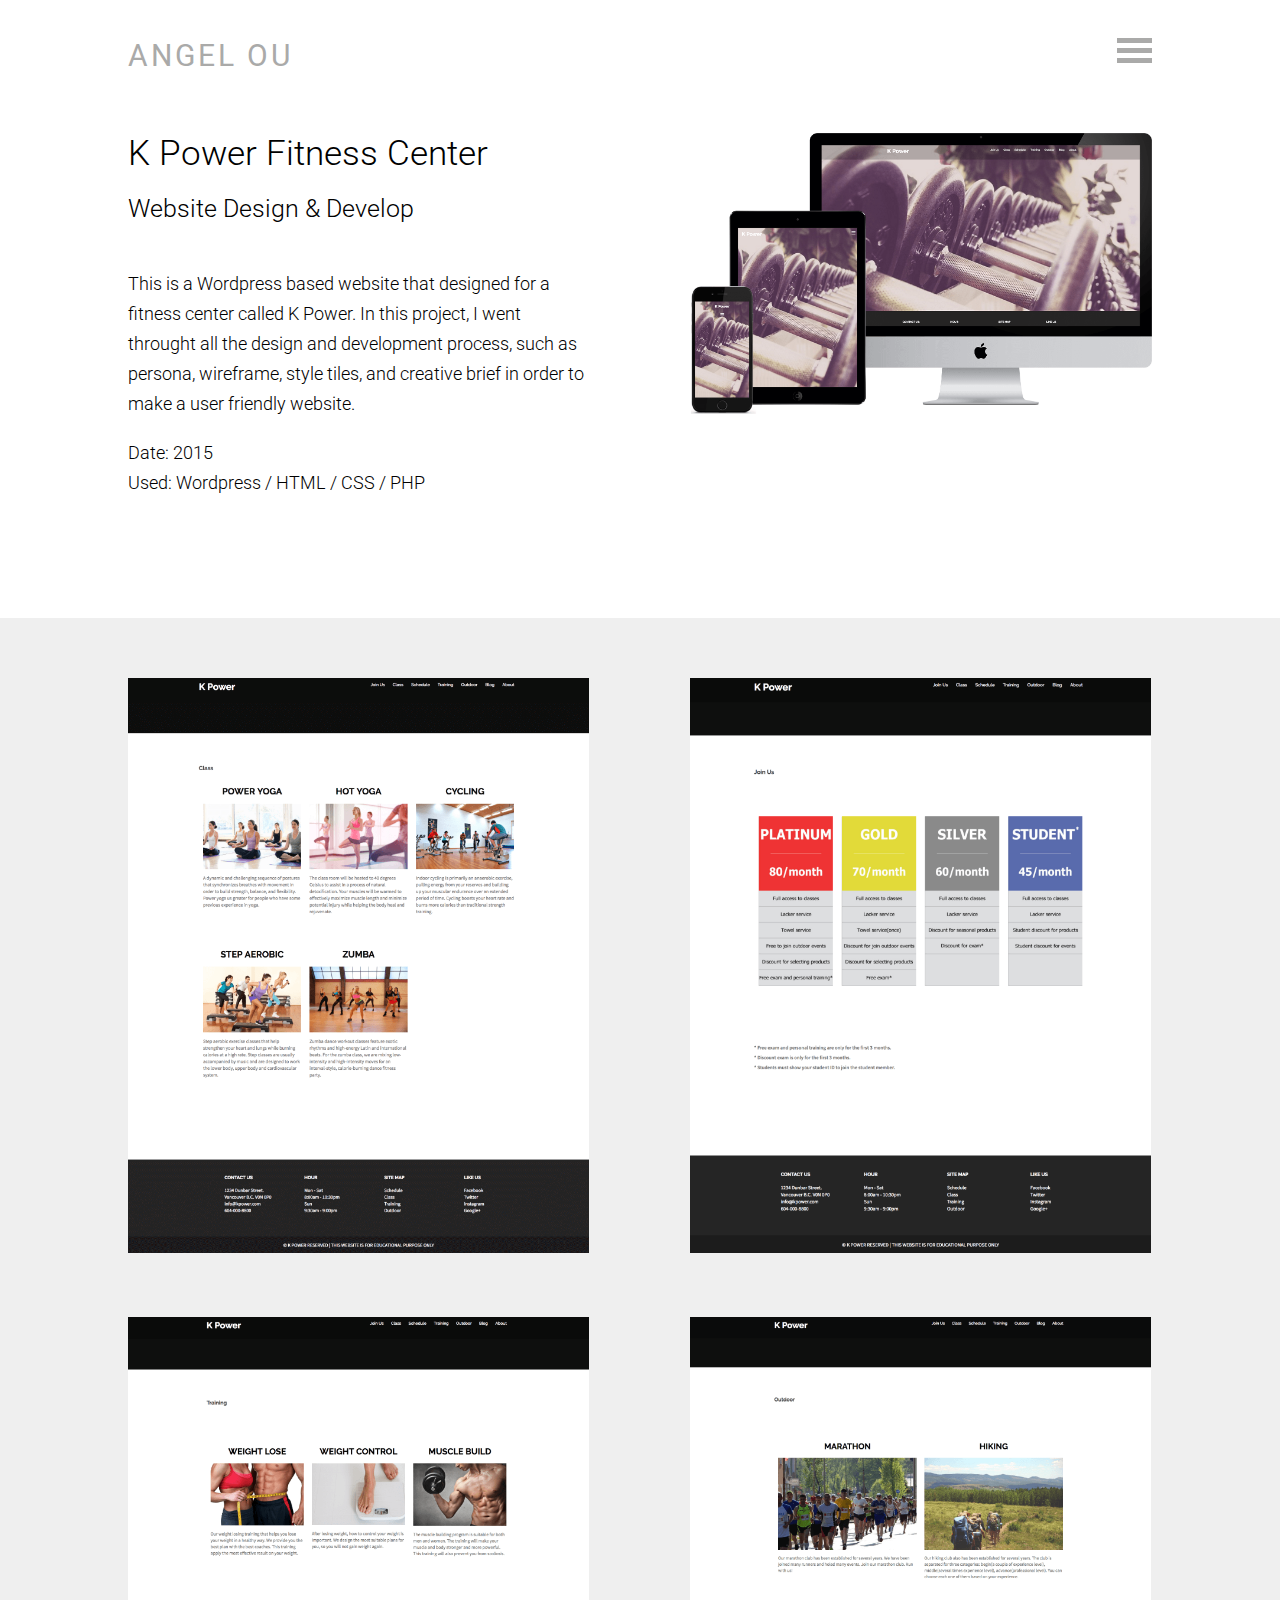
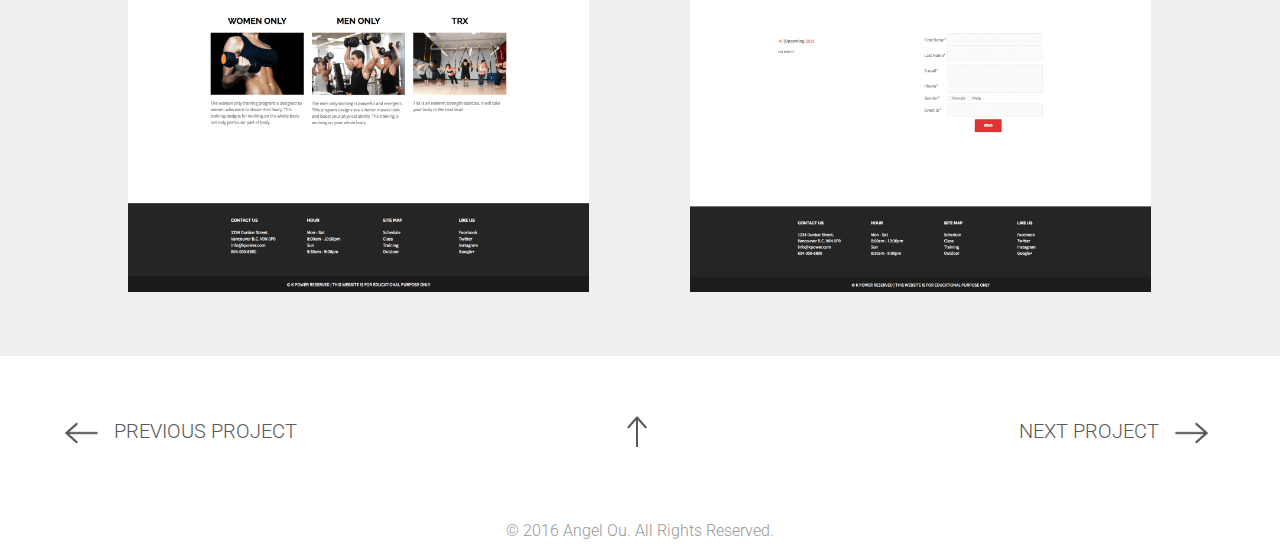
<file: work/kpower.html>
<html>
	<head>
        <meta charset="utf-8">
        <meta http-equiv="X-UA-Compatible" content="IE=edge">
        <meta name="viewport" content="width=device-width, initial-scale=1">
        <title>Angel Ou | Front End Developer & Designer</title>
        <link rel="shortcut icon" type="img/ico" href="../img/favicon.jpg">
        <link href="https://fonts.googleapis.com/css?family=Roboto:100,300,500,700,900" rel="stylesheet">
        <link type="text/css" href="../css/style.css" rel="stylesheet">
    </head>

	<body>
        <!-- top nav -->
        <div class="nav-section">
            <div class="nav" id="nav">

                <div class="name">
                    <a href="../index.html">ANGEL OU</a>
                    <span class="line"></span>
                </div>

                <div class="navbar clearfix">
                    <div class="work-icon" id="hamburger">
                        <div class="bar"></div>
                        <div class="bar"></div>
                        <div class="bar"></div>
                    </div>

                    <div class="overlay animated fadeInDown clearfix" id="dropdown">
                        <div id="close-btn" class="clearfix">
                            <img src="../img/close-btn.png" alt="close button">
                        </div>
                        <nav>
                            <ul id="navcont">
                                <!-- <li>
                                    <a href="index.html">Home</a>
                                </li> -->
                                <li>
                                    <a href="../index.html">Work</a>
                                    <!-- <div class="line clearfix"></div> -->
                                </li>
                                <li>
                                    <a href="../about.html">About & Contact</a>
                                    <!-- <div class="line clearfix"></div> -->
                                </li>
                                <!-- <li>
                                    <a href="contact.html">Contact</a>
                                </li> -->
                            </ul>
                        </nav>
                    </div> <!-- end overlay -->
                </div> <!-- end navbar -->
            </div> <!-- end nav -->
        </div> <!-- end nav-section -->

		<div class="work-section" id="portfolio">
			<div class="wrapper" id="portfolio-wrap">
				<div class="portfolio">
					
					<div class="portfolio-header clearfix">

						<div class="brief">
							<div class="header">
								<div class="main-header">
									<p>K Power Fitness Center</p>
								</div>
								<div class="sub-header">
									<p>Website Design & Develop</p>
								</div>
							</div>

							<div class="description clearfix">
								<!-- <div class="brief-title">
									<p>Porject Brief</p><hr>
								</div> -->
								<div class="brief-description">
									<p>This is a Wordpress based website that designed for a fitness center called K Power. In this project, I went throught all the design and development process, such as persona, wireframe, style tiles, and creative brief in order to make a user friendly website.</p> <br>
	                                <p>Date: 2015</p>
	                                <p>Used: Wordpress / HTML / CSS / PHP</p>
								</div>
							</div> <!-- end description -->
						</div> <!-- end brief -->

						<div class="device">
							<div class="device-display">
								<img src="../img/kpower.png" alt="kpower-device">
							</div>
						</div>
					</div> <!-- end portfolio haeder -->

					<div class="portfolio-body">

						<!-- <div class="wireframe">
							<div class="content-header">
								<p>Wireframe</p>
							</div>
							<div class="portfolio-wireframe">
								<img src="../img/kpower-wireframe.jpg" alt="kpower-wireframe">
							</div>
						</div> --> <!-- end wireframe -->

						<div class="showcase_one">
							<!-- <div class="content-header">
								<p>Website content</p>
							</div> -->
							<div class="content">
								<img src="../img/kpower-class.jpg" class="leftimg" alt="class">
								<img src="../img/kpower-join.jpg" class="rightimg" alt="join">
							</div>
						</div>

						<div class="showcase_two">
							<div class="content">
								<img src="../img/kpower-traning.jpg" class="leftimg" alt="traning">
								<img src="../img/kpower-outdoor.jpg" class="rightimg" alt="outdoor">
							</div>
						</div>
						
					</div> <!-- end portfolio body -->

				</div> <!-- end portfolio class -->
			</div> <!-- end wrapper -->
		</div> <!-- end work-section -->

		<div class="slideshow clearfix">
			<div class="prev clearfix">
                <a href="memegenerator.html">
                    <p>PREVIOUS PROJECT</p>
                    <img src="../img/prev.png">
                </a>
            </div>

			<div id="up" class="clearfix">
				<a>
					<img src="../img/up.png">
				</a>
			</div>
			
			<div class="next clearfix">
				<a href="comicsfifi.html">
					<p>NEXT PROJECT</p>
					<img src="../img/next.png">
				</a>
			</div>
		</div>

		<div class="footer-section">
            <div class="wrapper">
                <div class="footer-copyright">
                    <p>&copy 2016 Angel Ou. All Rights Reserved.</p>
                </div>
            </div>
    	</div>


        <script type="text/javascript" src="../js/portfolio.js"></script>
        <script type="text/javascript" src="../js/slideshow.js"></script>

	</body>
</html>
</file>
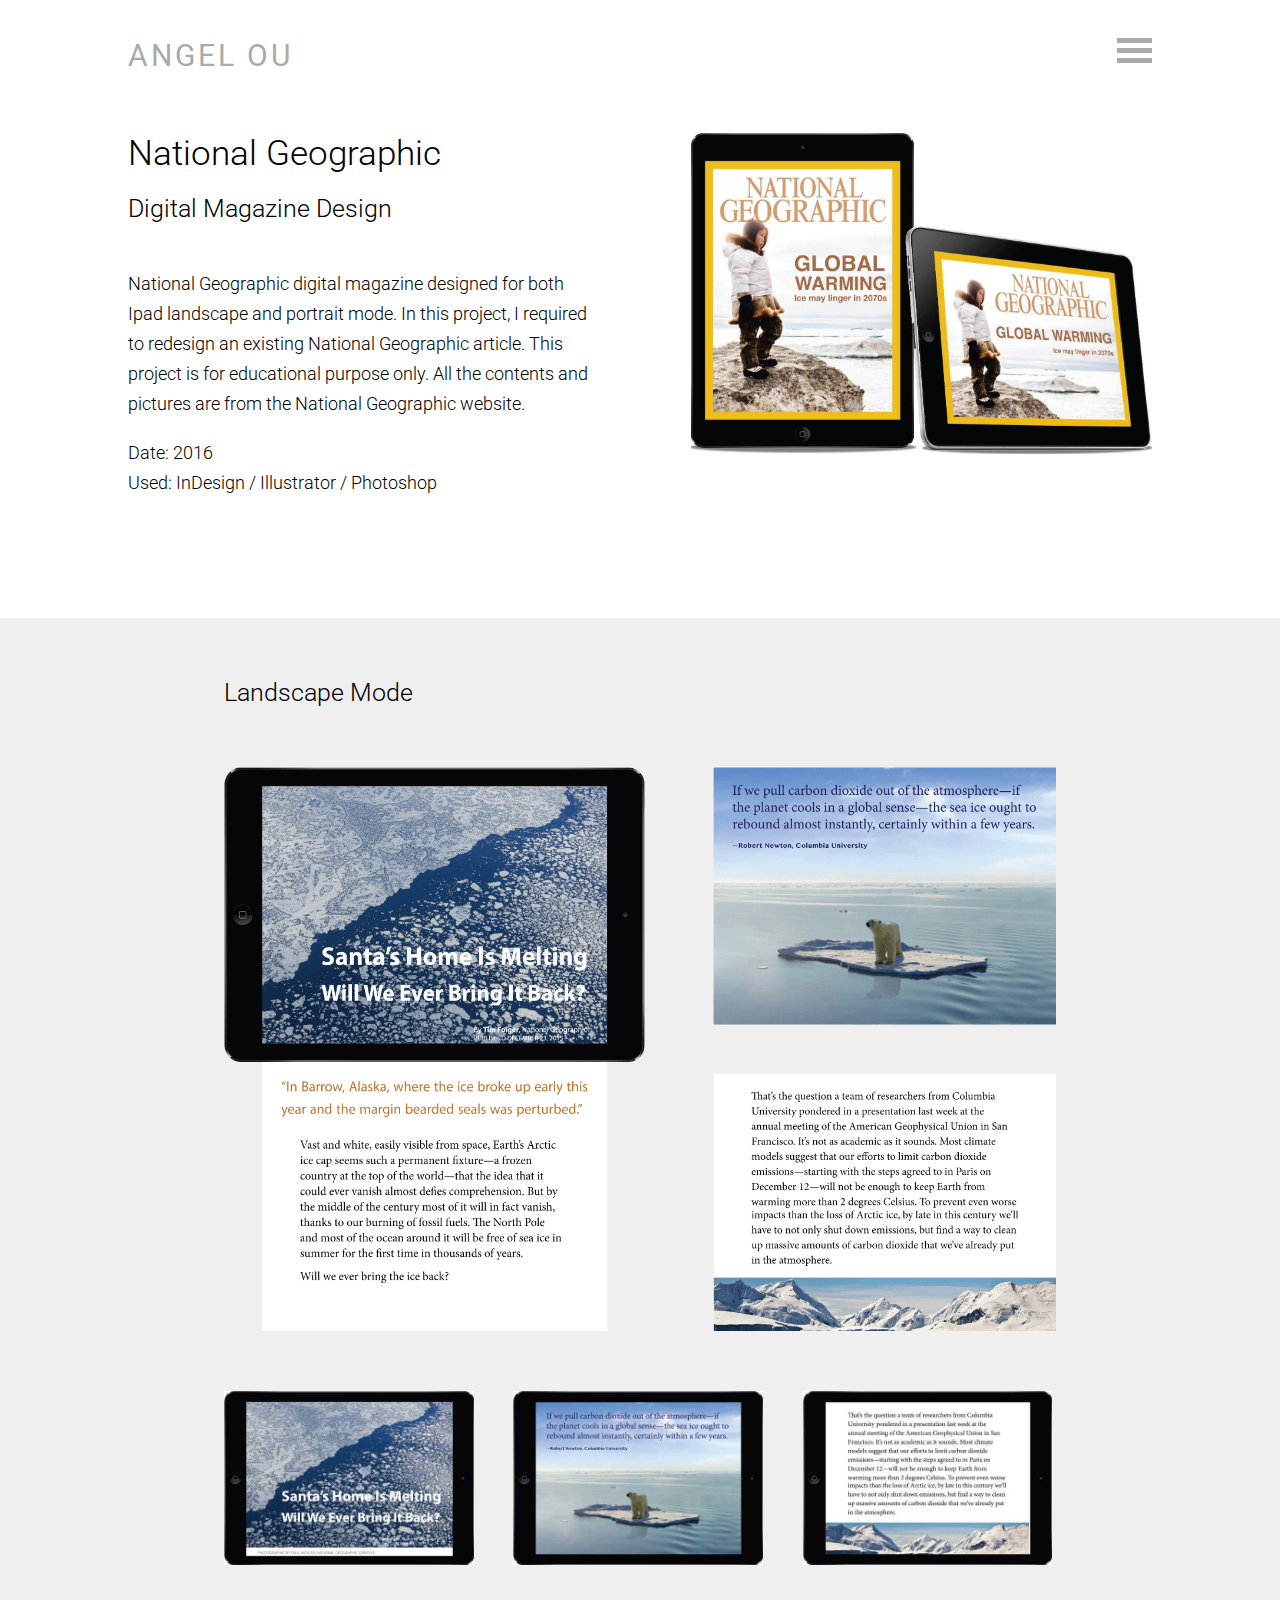
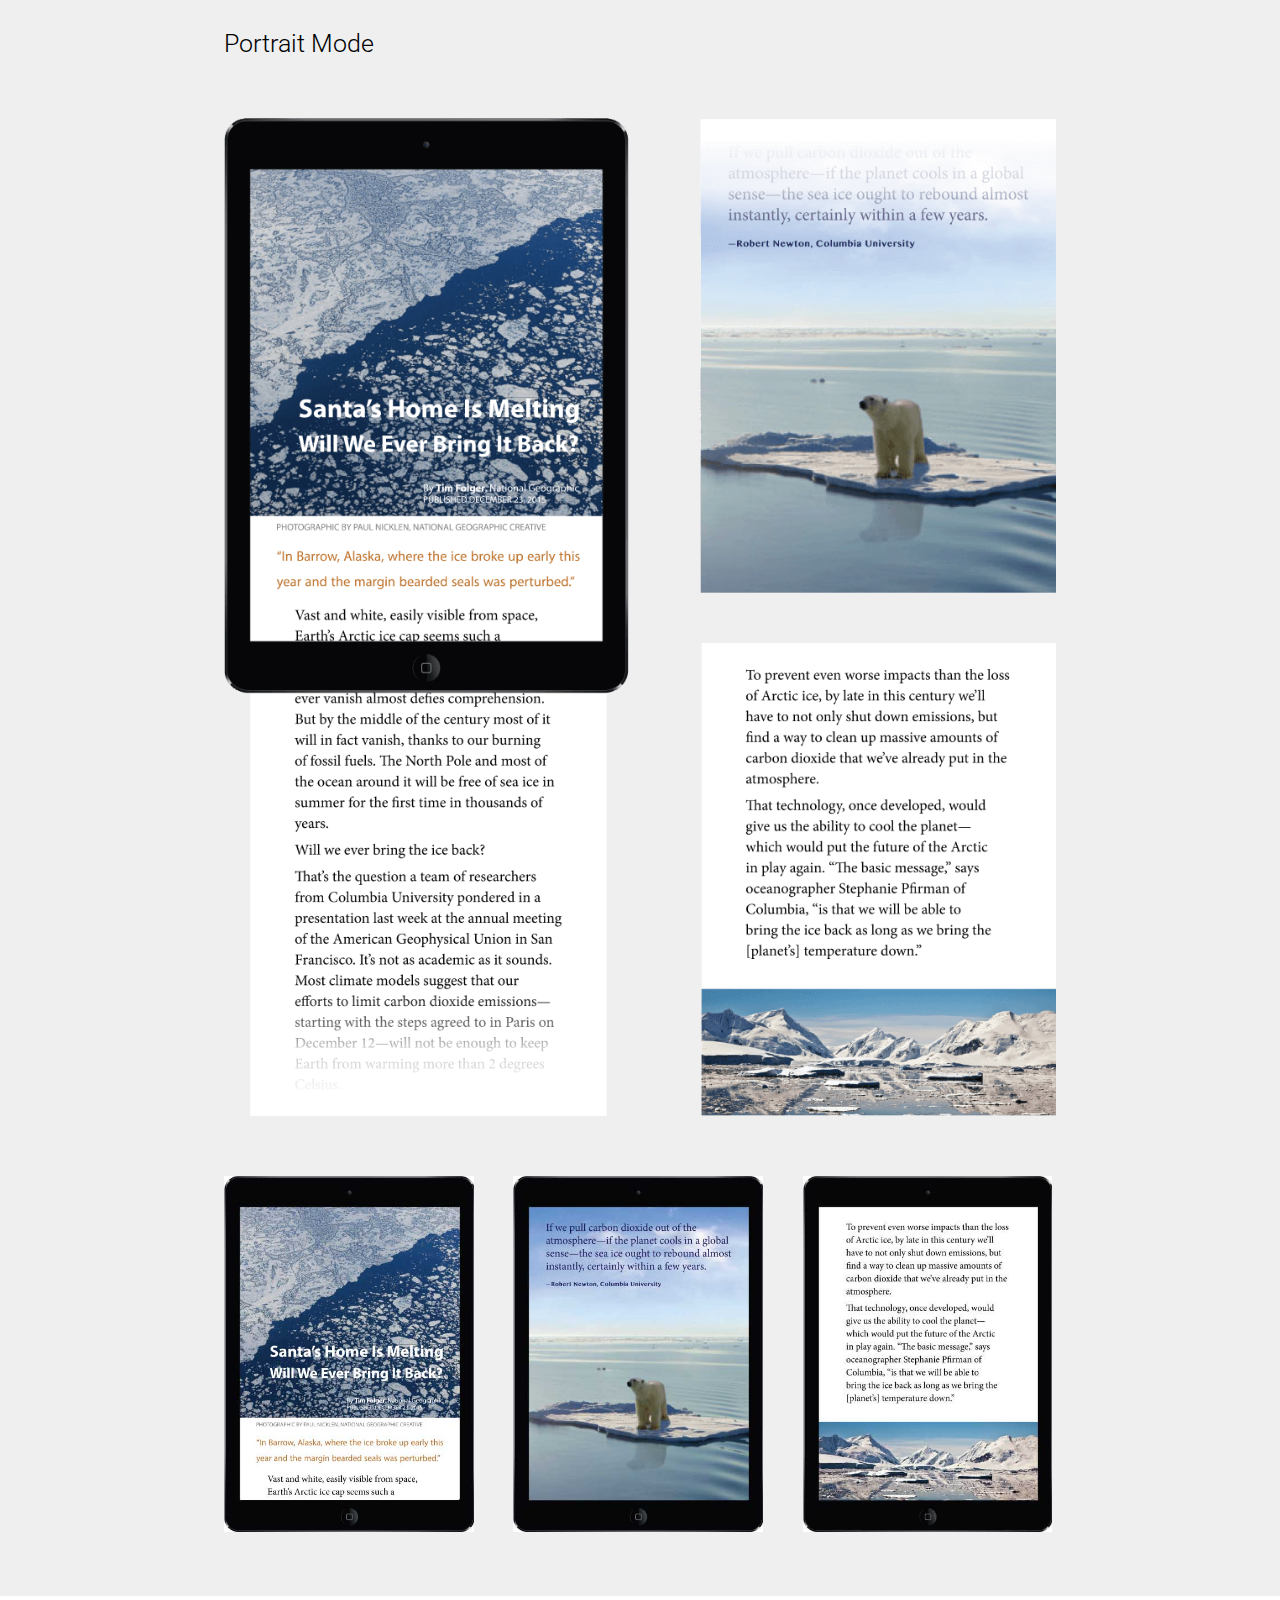
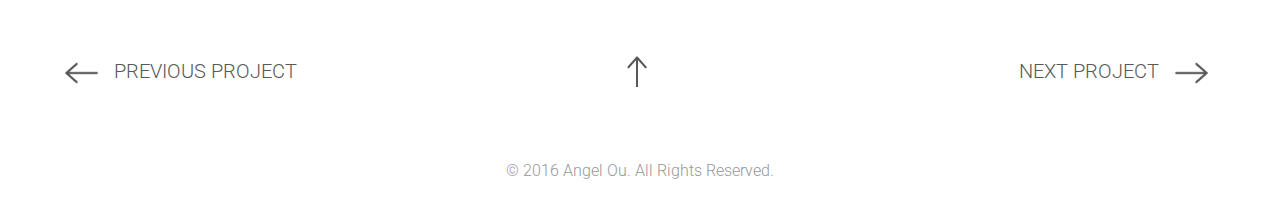
<file: work/nationalgeographic.html>
<html>
	<head>
        <meta charset="utf-8">
        <meta http-equiv="X-UA-Compatible" content="IE=edge">
        <meta name="viewport" content="width=device-width, initial-scale=1">
        <title>Angel Ou | Front End Developer & Designer</title>
        <link rel="shortcut icon" type="img/ico" href="../img/favicon.jpg">
        <link href="https://fonts.googleapis.com/css?family=Roboto:100,300,500,700,900" rel="stylesheet">
        <link type="text/css" href="../css/style.css" rel="stylesheet">
    </head>

	<body>
		<!-- top nav -->
        <div class="nav-section">
            <div class="nav">

                <div class="name">
                    <a href="../index.html">ANGEL OU</a>
                    <span class="line"></span>
                </div>

                <div class="navbar clearfix">
                    <div class="work-icon" id="hamburger">
                        <div class="bar"></div>
                        <div class="bar"></div>
                        <div class="bar"></div>
                    </div>

                    <div class="overlay animated fadeInDown clearfix" id="dropdown">
                        <div id="close-btn" class="clearfix">
                            <img src="../img/close-btn.png" alt="close button">
                        </div>
                        <nav>
                            <ul id="navcont">
                                <!-- <li>
                                    <a href="index.html">Home</a>
                                </li> -->
                                <li>
                                    <a href="../index.html">Work</a>
                                    <!-- <div class="line clearfix"></div> -->
                                </li>
                                <li>
                                    <a href="../about.html">About & Contact</a>
                                    <!-- <div class="line clearfix"></div> -->
                                </li>
                                <!-- <li>
                                    <a href="contact.html">Contact</a>
                                </li> -->
                            </ul>
                        </nav>
                    </div> <!-- end overlay -->
                </div> <!-- end navbar -->
            </div> <!-- end nav -->
        </div> <!-- end nav-section -->

		<div class="work-section" id="portfolio">
			<div class="wrapper" id="portfolio-wrap">
				<div class="portfolio">
					
					<div class="portfolio-header clearfix">

						<div class="brief">
							<div class="header">
								<div class="main-header">
									<p>National Geographic</p>
								</div>
								<div class="sub-header">
									<p>Digital Magazine Design</p>
								</div>
							</div>

							<div class="description clearfix">
								<!-- <div class="brief-title">
									<p>Porject Brief</p><hr>
								</div> -->
								<div class="brief-description">
									<p>National Geographic digital magazine designed for both Ipad landscape and portrait mode. In this project, I required to redesign an existing National Geographic article. This project is for educational purpose only. All the contents and pictures are from the National Geographic website.</p> <br>
	                                <p>Date: 2016</p>
	                                <p>Used: InDesign / Illustrator / Photoshop</p>
								</div>
							</div>
						</div> <!-- end brief -->

						<div class="device">
							<div class="device-display">
								<img src="../img/ng-cover.jpg" alt="national geographic device">
							</div>
						</div>

					</div> <!-- end portfolio haeder -->

					<div class="portfolio-body">

						<div class="ng_showcase">
							<div class="content-header">
								<p style="padding-top:60px;">Landscape Mode</p>
							</div>
							<div class="content">
								<img src="../img/ng-horizontal-content.png" alt="national geographic horizontal">
							</div>
						</div>
						<div class="ng_device">
							<img src="../img/ng-h-1.jpg" class="ng-horizontal" alt="national geographic horizontal">
							<img src="../img/ng-h-2.jpg" class="ng-horizontal" id="ng-h-second" alt="national geographic horizontal">
							<img src="../img/ng-h-3.jpg" class="ng-horizontal" alt="national geographic horizontal">
						</div>

						<div class="ng_showcase">
							<div class="content-header">
								<p>Portrait Mode</p>
							</div>
							<div class="content">
								<img src="../img/ng-vertical-content.png" alt="national geographic vertical">
							</div>
						</div>

						<div class="ng_device" style="padding-bottom:60px;">
							<img src="../img/ng-v-1.jpg" class="ng-vertical" alt="national geographic vertical">
							<img src="../img/ng-v-2.jpg" class="ng-vertical" id="ng-v-second" alt="national geographic vertical">
							<img src="../img/ng-v-3.jpg" class="ng-vertical" alt="national geographic vertical">
						</div>
					</div>

				</div> <!-- end portfolio class -->
			</div> <!-- end wrapper -->
		</div> <!-- end work-section -->

		<div class="slideshow clearfix">
            <div class="prev clearfix">
                <a href="cardealer.html">
                    <p>PREVIOUS PROJECT</p>
                    <img src="../img/prev.png">
                </a>
            </div>

            <div id="up" class="clearfix">
				<a>
					<img src="../img/up.png">
				</a>
			</div>

            <div class="next clearfix">
                <a href="postcard.html">
                    <p>NEXT PROJECT</p>
                    <img src="../img/next.png">
                </a>
            </div>
        </div>

		<div class="footer-section">
            <div class="wrapper">
                <div class="footer-copyright">
                    <p>&copy 2016 Angel Ou. All Rights Reserved.</p>
                </div>
            </div>
    	</div>


        <script type="text/javascript" src="../js/portfolio.js"></script>
        <script type="text/javascript" src="../js/slideshow.js"></script>

	</body>
</html>
</file>
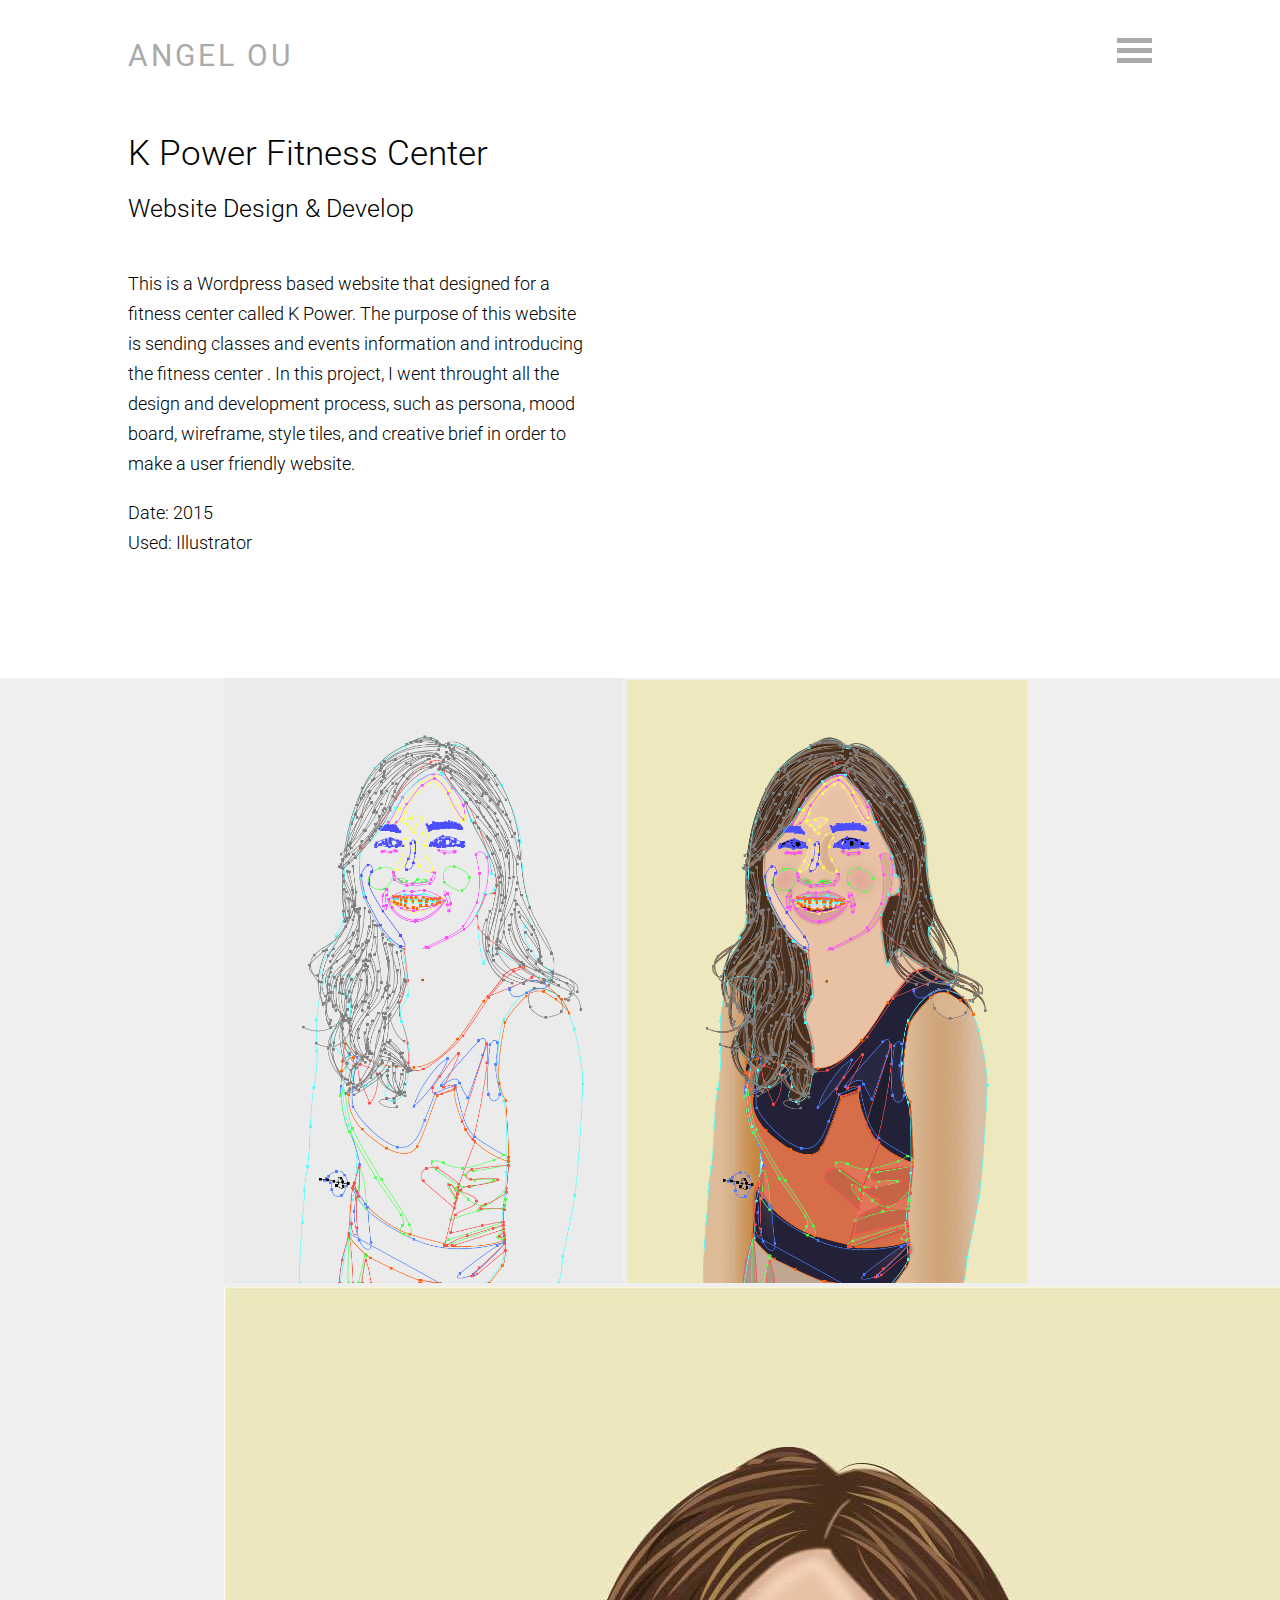
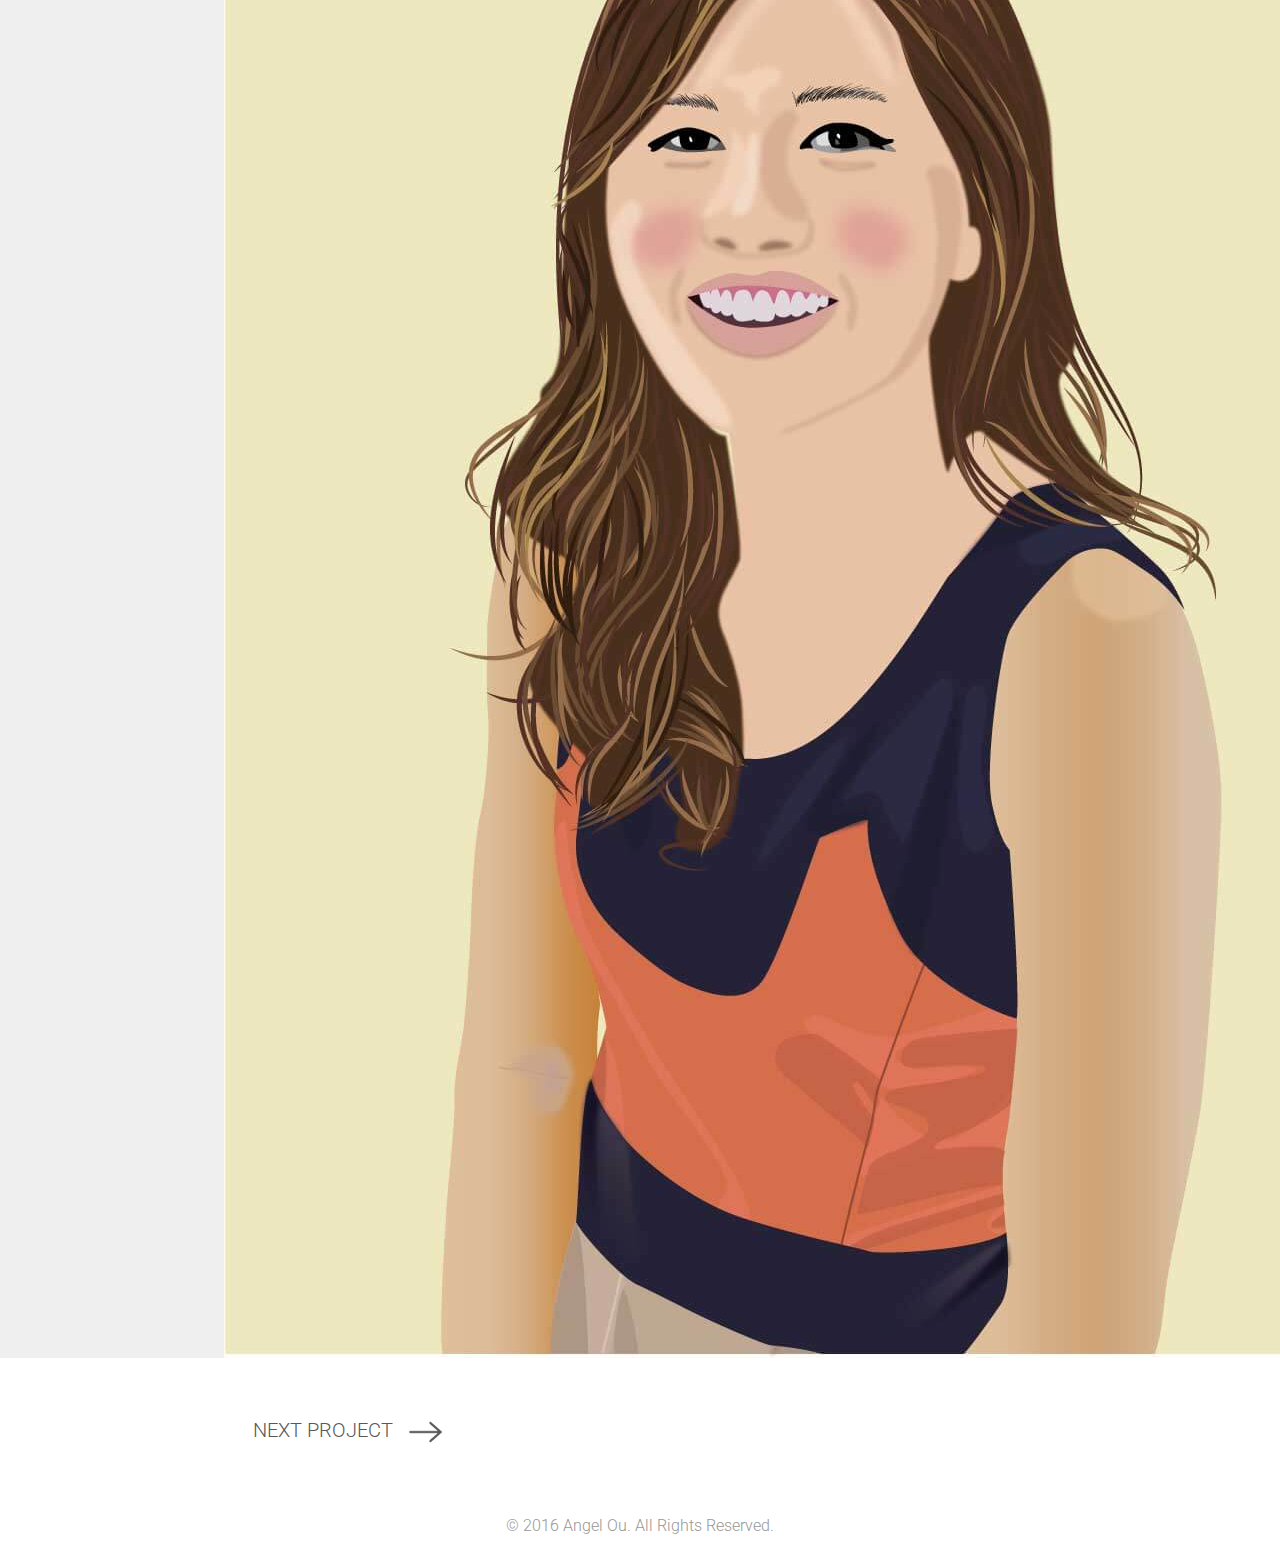
<file: work/portrait.html>
<html>
	<head>
        <meta charset="utf-8">
        <meta http-equiv="X-UA-Compatible" content="IE=edge">
        <meta name="viewport" content="width=device-width, initial-scale=1">
        <title>Angel Ou | Front End Developer & Designer</title>
        <link rel="shortcut icon" type="img/ico" href="../img/favicon.jpg">
        <link href="https://fonts.googleapis.com/css?family=Roboto:100,300,500,700,900" rel="stylesheet">
        <link href="../css/style.css" rel="stylesheet">
    </head>

	<body>
        <!-- top nav -->
        <div class="nav-section">
            <div class="nav" id="nav">

                <div class="name">
                    <a href="../work.html">ANGEL OU</a>
                    <span class="line"></span>
                </div>

                <div class="navbar clearfix">
                    <div class="work-icon" id="hamburger">
                        <div class="bar"></div>
                        <div class="bar"></div>
                        <div class="bar"></div>
                    </div>

                    <div class="overlay animated fadeInDown clearfix" id="dropdown">
                        <div id="close-btn" class="clearfix">
                            <img src="../img/close-btn.png" alt="close button">
                        </div>
                        <nav>
                            <ul id="navcont">
                                <!-- <li>
                                    <a href="index.html">Home</a>
                                </li> -->
                                <li>
                                    <a href="../work.html">Work</a>
                                    <!-- <div class="line clearfix"></div> -->
                                </li>
                                <li>
                                    <a href="../about.html">About & Contact</a>
                                    <!-- <div class="line clearfix"></div> -->
                                </li>
                                <!-- <li>
                                    <a href="contact.html">Contact</a>
                                </li> -->
                            </ul>
                        </nav>
                    </div> <!-- end overlay -->
                </div> <!-- end navbar -->
            </div> <!-- end nav -->
        </div> <!-- end nav-section -->

        <div class="work-section" id="portfolio">
                <div class="wrapper" id="portfolio-wrap">
                    <div class="portfolio">
                        
                        <div class="portfolio-header clearfix">

                            <div class="brief">
                                <div class="header">
                                    <div class="main-header">
                                        <p>K Power Fitness Center</p>
                                    </div>
                                    <div class="sub-header">
                                        <p>Website Design & Develop</p>
                                    </div>
                                </div>

                                <div class="description clearfix">
                                    <!-- <div class="brief-title">
                                        <p>Porject Brief</p><hr>
                                    </div> -->
                                    <div class="brief-description">
                                        <p>This is a Wordpress based website that designed for a fitness center called K Power. The purpose of this website is sending classes and events information and introducing the fitness center . In this project, I went throught all the design and development process, such as persona, mood board, wireframe, style tiles, and creative brief in order to make a user friendly website.</p> <br>
                                        <p>Date: 2015</p>
                                        <p>Used: Illustrator</p>
                                    </div>
                                </div> <!-- end description -->
                            </div> <!-- end brief -->

                            <!-- <div class="device">
                                <div class="device-display">
                                    <img src="../img/kpower.png" alt="kpower-device">
                                </div>
                            </div> -->
                        </div> <!-- end portfolio haeder -->

                        <div class="portfolio-body">
                            <div class="portrait_showcase_one">
                                <div class="content">
                                    <img src="../img/portrait_line_2.jpg" class="leftimg" alt="portrait">
                                    <img src="../img/portrait_line_1.jpg" class="rightimg" alt="portrait">
                                </div>
                            </div>

                            <div class="portrait_showcase_two">
                                <div class="content">
                                    <img src="../img/portrait.jpg" alt="portrait">
                                </div>
                            </div>
                        </div>


        <div class="slideshow clearfix">
                <div class="next clearfix">
                    <a href="comicsfifi.html">
                        <p>NEXT PROJECT</p>
                        <img src="../img/next.png">
                    </a>
                </div>
            </div>

            <div class="footer-section">
                <div class="wrapper">
                    <div class="footer-copyright">
                        <p>&copy 2016 Angel Ou. All Rights Reserved.</p>
                    </div>
                </div>
            </div>

    </body>
</html>
</file>
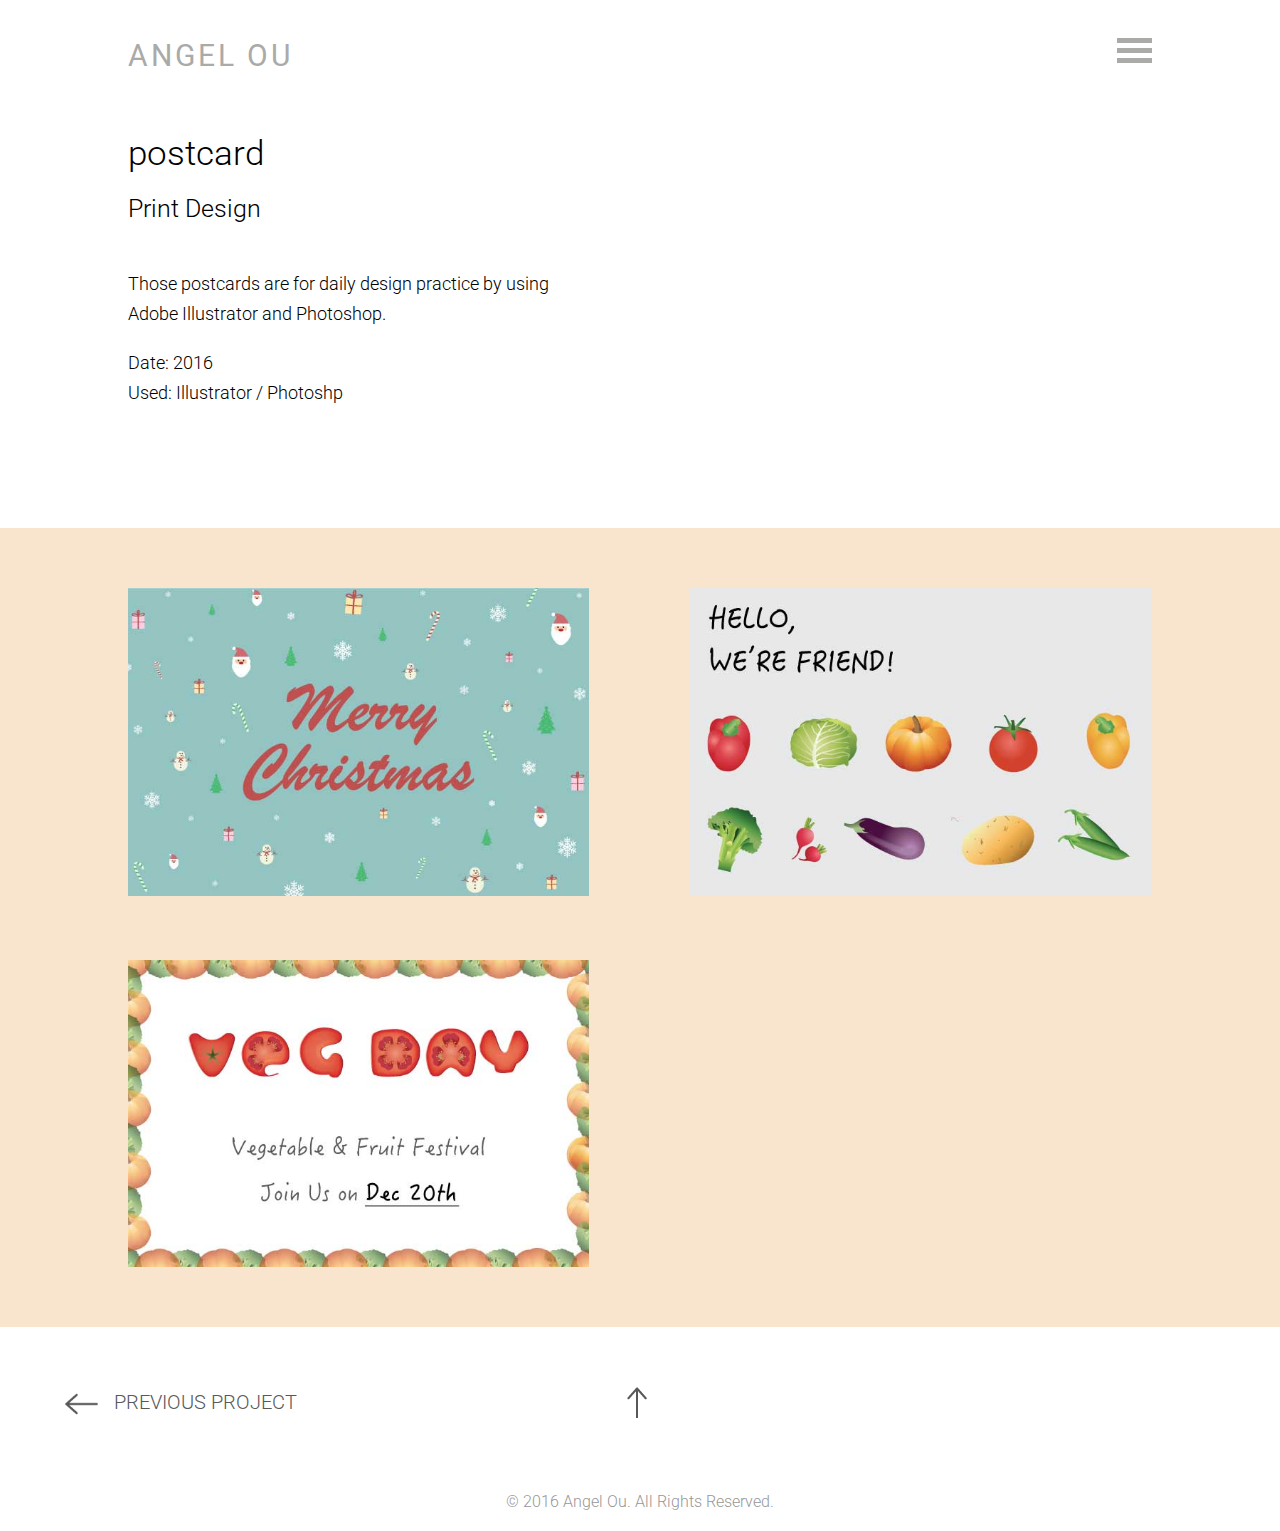
<file: work/postcard.html>
<html>
	<head>
        <meta charset="utf-8">
        <meta http-equiv="X-UA-Compatible" content="IE=edge">
        <meta name="viewport" content="width=device-width, initial-scale=1">
        <title>Angel Ou | Front End Developer & Designer</title>
        <link rel="shortcut icon" type="img/ico" href="../img/favicon.jpg">
        <link href="https://fonts.googleapis.com/css?family=Roboto:100,300,500,700,900" rel="stylesheet">
        <link type="text/css" href="../css/style.css" rel="stylesheet">
    </head>

	<body>
        <!-- top nav -->
        <div class="nav-section">
            <div class="nav" id="nav">

                <div class="name">
                    <a href="../index.html">ANGEL OU</a>
                    <span class="line"></span>
                </div>

                <div class="navbar clearfix">
                    <div class="work-icon" id="hamburger">
                        <div class="bar"></div>
                        <div class="bar"></div>
                        <div class="bar"></div>
                    </div>

                    <div class="overlay animated fadeInDown clearfix" id="dropdown">
                        <div id="close-btn" class="clearfix">
                            <img src="../img/close-btn.png" alt="close button">
                        </div>
                        <nav>
                            <ul id="navcont">
                                <!-- <li>
                                    <a href="index.html">Home</a>
                                </li> -->
                                <li>
                                    <a href="../index.html">Work</a>
                                    <!-- <div class="line clearfix"></div> -->
                                </li>
                                <li>
                                    <a href="../about.html">About & Contact</a>
                                    <!-- <div class="line clearfix"></div> -->
                                </li>
                                <!-- <li>
                                    <a href="contact.html">Contact</a>
                                </li> -->
                            </ul>
                        </nav>
                    </div> <!-- end overlay -->
                </div> <!-- end navbar -->
            </div> <!-- end nav -->
        </div> <!-- end nav-section -->

			<div class="work-section" id="portfolio">
				<div class="wrapper" id="portfolio-wrap">
					<div class="portfolio">
						
						<div class="portfolio-header clearfix">

							<div class="brief">
								<div class="header">
									<div class="main-header">
										<p>postcard</p>
									</div>
									<div class="sub-header">
										<p>Print Design</p>
									</div>
								</div>

								<div class="description clearfix">
									<!-- <div class="brief-title">
										<p>Porject Brief</p><hr>
									</div> -->
									<div class="brief-description">
										<p>Those postcards are for daily design practice by using Adobe Illustrator and Photoshop.</p> <br>
		                                <p>Date: 2016</p>
		                                <p>Used: Illustrator / Photoshp</p>
									</div>
								</div> <!-- end description -->
							</div> <!-- end brief -->

							<!-- <div class="device">
								<div class="device-display">
									<img src="../img/kpower.png" alt="kpower-device">
								</div>
							</div> -->
						</div> <!-- end portfolio haeder -->

						<div class="portfolio-body" id="post_body">

							<div class="showcase_one">
								<!-- <div class="content-header">
									<p>Website content</p>
								</div> -->
								<div class="content">
									<img src="../img/xmas.jpg" class="leftimg" alt="christmas">
									<img src="../img/friend_postcard.jpg" class="rightimg" alt="friend">
								</div>
							</div>

							<div class="showcase_two">
								<div class="content">
									<img src="../img/vege_postcard.jpg" class="leftimg" alt="vege fest">
									<!-- <img src="../img/kpower-outdoor.jpg" class="rightimg" alt="outdoor">
 -->								</div>
							</div>
							
						</div> <!-- end portfolio body -->

					</div> <!-- end portfolio class -->
				</div> <!-- end wrapper -->
			</div> <!-- end work-section -->

			<div class="slideshow clearfix">

				<div class="prev clearfix">
                    <a href="nationalgeographic.html">
                        <p>PREVIOUS PROJECT</p>
                        <img src="../img/prev.png">
                    </a>
                </div>

                <div id="up" class="clearfix">
					<a>
						<img src="../img/up.png">
					</a>
				</div>
				<div class="next clearfix" style="visibility:hidden;">
					<a href="#">
						<p>NEXT PROJECT</p>
						<img src="../img/next.png">
					</a>
				</div>
			</div>

			<div class="footer-section">
	            <div class="wrapper">
	                <div class="footer-copyright">
	                    <p>&copy 2016 Angel Ou. All Rights Reserved.</p>
	                </div>
	            </div>
        	</div>


        <script type="text/javascript" src="../js/portfolio.js"></script>
        <script type="text/javascript" src="../js/slideshow.js"></script>

	</body>
</html>
</file>
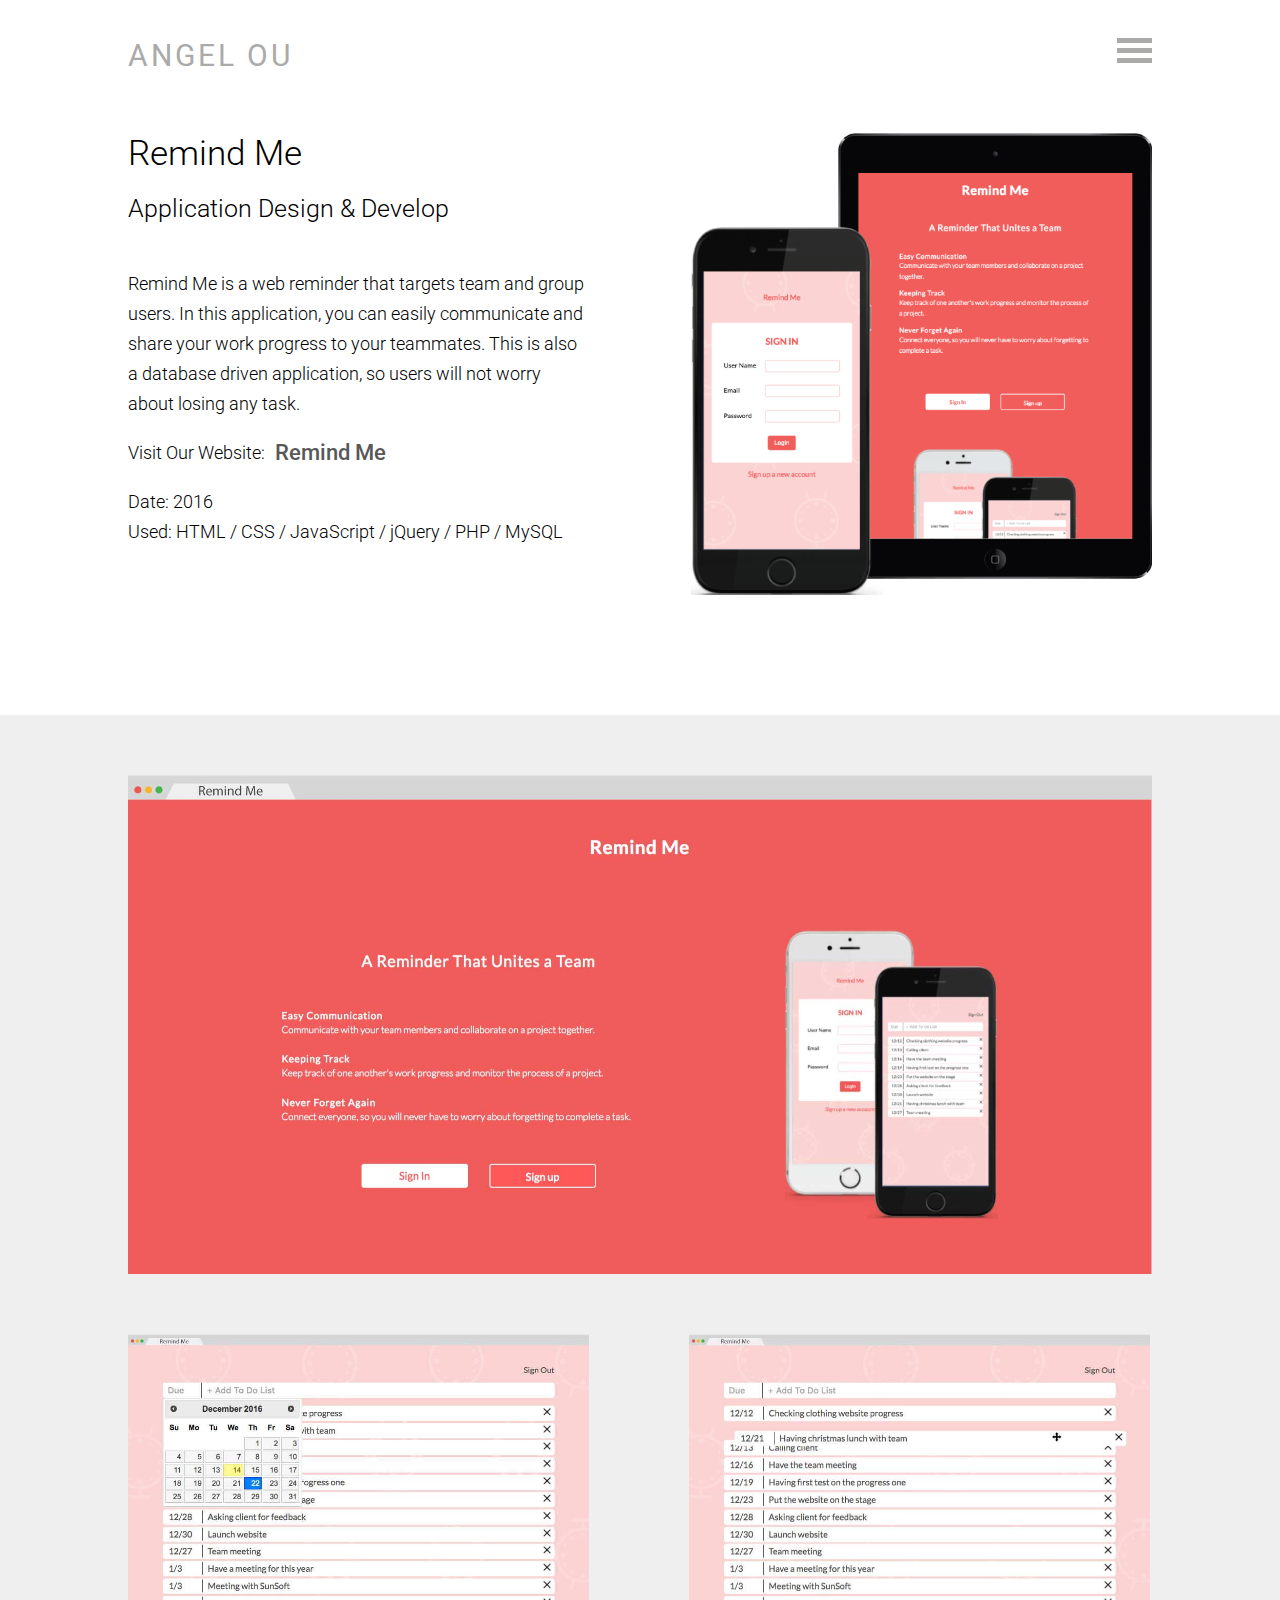
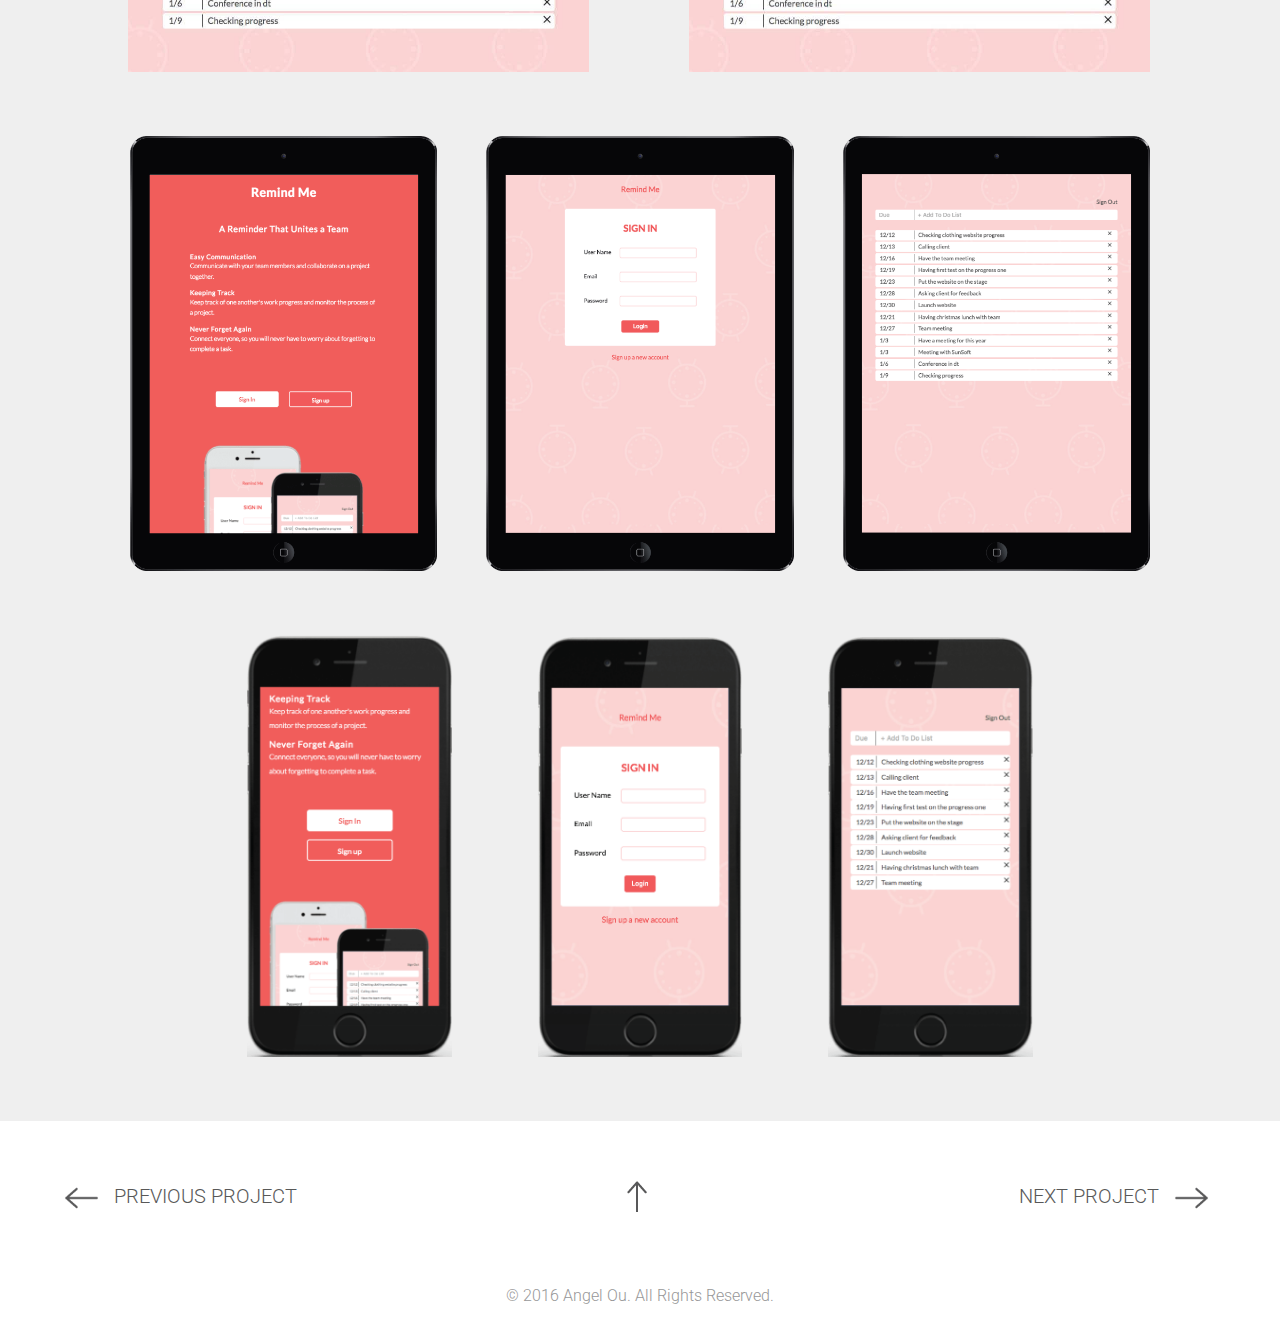
<file: work/remindme.html>
<html>
	<head>
        <meta charset="utf-8">
        <meta http-equiv="X-UA-Compatible" content="IE=edge">
        <meta name="viewport" content="width=device-width, initial-scale=1">
        <title>Angel Ou | Front End Developer & Designer</title>
        <link rel="shortcut icon" type="img/ico" href="../img/favicon.jpg">
        <link href="https://fonts.googleapis.com/css?family=Roboto:100,300,500,700,900" rel="stylesheet">
        <link type="text/css" href="../css/style.css" rel="stylesheet">
    </head>

	<body>
		<!-- top nav -->
        <div class="nav-section">
            <div class="nav">

                <div class="name">
                    <a href="../index.html">ANGEL OU</a>
                    <span class="line"></span>
                </div>

                <div class="navbar clearfix">
                    <div class="work-icon" id="hamburger">
                        <div class="bar"></div>
                        <div class="bar"></div>
                        <div class="bar"></div>
                    </div>

                    <div class="overlay animated fadeInDown clearfix" id="dropdown">
                        <div id="close-btn" class="clearfix">
                            <img src="../img/close-btn.png" alt="close button">
                        </div>
                        <nav>
                            <ul id="navcont">
                                <!-- <li>
                                    <a href="index.html">Home</a>
                                </li> -->
                                <li>
                                    <a href="../index.html">Work</a>
                                    <!-- <div class="line clearfix"></div> -->
                                </li>
                                <li>
                                    <a href="../about.html">About & Contact</a>
                                    <!-- <div class="line clearfix"></div> -->
                                </li>
                                <!-- <li>
                                    <a href="contact.html">Contact</a>
                                </li> -->
                            </ul>
                        </nav>
                    </div> <!-- end overlay -->
                </div> <!-- end navbar -->
            </div> <!-- end nav -->
        </div> <!-- end nav-section -->

		<div class="work-section" id="portfolio">
			<div class="wrapper" id="portfolio-wrap">
				<div class="portfolio">
					
					<div class="portfolio-header clearfix">

						<div class="brief">
							<div class="header">
								<div class="main-header">
									<p>Remind Me</p>
								</div>
								<div class="sub-header">
									<p>Application Design & Develop</p>
								</div>
							</div>

							<div class="description clearfix">
								<!-- <div class="brief-title">
									<p>Porject Brief</p><hr>
								</div> -->
								<div class="brief-description">
									<p>Remind Me is a web reminder that targets team and group users. In this application, you can easily communicate and share your work progress to your teammates. This is also a database driven application, so users will not worry about losing any task.</p> <br>

                                    <div class="website">
                                        <p>Visit Our Website: </P>
                                        <a target="_blank" href="http://remindme.ouangel.com/">Remind Me</a>
                                    </div><br>

	                                <p>Date: 2016</p>
	                                <p>Used: HTML / CSS / JavaScript / jQuery / PHP / MySQL</p>
								</div>
							</div>
						</div> <!-- end brief -->

						<div class="device">
							<div class="device-display">
								<img src="../img/reminder_devices.png" alt="remindme-device">
							</div>
						</div> <!-- end device -->
					</div> <!-- end portfolio haeder -->

                    <div class="portfolio-body">
                        <div class="rm_showcase_one">
                            <img src="../img/re_home.jpg">
                        </div>

                        <div class="rm_showcase_two">
                            <img src="../img/re_datepicker.jpg">
                            <img src="../img/re_moving.jpg">
                        </div>

                        <div class="rm_device">
                            <div class="ipad">
                                <img src="../img/reminder_main_ipad.png" alt="reminder home page">
                                <img src="../img/reminder_signin_ipad.png" alt="reminder signin">
                                <img src="../img/reminder_view_ipad.png" alt="reminder view">
                            </div>
                        </div>

                        <div class="rm_device">
                            <div class="iphone">
                                <img src="../img/reminder_main_iphone.png" alt="reminder home page">
                                <img src="../img/reminder_signin_iphone.png" alt="reminder signin">
                                <img src="../img/reminder_view_iphone.png" alt="reminder view">
                            </div>
                        </div>
                    </div> <!-- end portfolio body -->

                </div> <!-- end portfolio class -->
            </div> <!-- end wrapper -->
        </div> <!-- end work-section -->

        <div class="slideshow clearfix">
            <div class="prev clearfix">
                <a href="googlemapapi.html">
                    <p>PREVIOUS PROJECT</p>
                    <img src="../img/prev.png">
                </a>
            </div>

            <div id="up" class="clearfix">
                <a>
                    <img src="../img/up.png">
                </a>
            </div>

            <div class="next clearfix">
                <a href="memegenerator.html">
                    <p>NEXT PROJECT</p>
                    <img src="../img/next.png">
                </a>
            </div>
        </div>

        <div class="footer-section">
            <div class="wrapper">
                <div class="footer-copyright">
                    <p>&copy 2016 Angel Ou. All Rights Reserved.</p>
                </div>
            </div>
        </div>


        <script type="text/javascript" src="../js/portfolio.js"></script>
        <script type="text/javascript" src="../js/slideshow.js"></script>
    </body>
</html>
</file>
<file: css/style.css>
* {
  box-sizing: border-box;
  margin: 0;
}

.work::after,
.clearfix::after,
.nav::after,
.about::after,
.portfolio::after {
  content: "";
  clear: both;
  display: block;
}

body {
	/*background-color: #f5f5f5;*/
  /*background-color: #fff;*/
  /*display: none;*/
  background-color: #fff;
  font-family: 'Roboto', sans-serif;
}







/*****************************************/
/************ main page section ************/
/*****************************************/
.main-background {
  /*height: 855px;*/
  width: 98%;
  background-color: rgb(214, 214, 214);
  top: 0;
  right: 0;
  left: 0;
  bottom: 0;
  position: absolute;
  margin: 1% auto;
}

.home-banner img {
  top: 0;
  right: 0;
  left: 0;
  bottom: 0;
  position: absolute;
  margin: auto;
}




/*****************************************/
/************ top nav section ************/
/*****************************************/
.nav-section {
  margin-top: 3%;
}

.nav {
  width: 80%;
  margin: 0 auto;
}

.name {
  float: left;
}

.name a {
  font-size: 30px;
  letter-spacing: 3px;
  color: rgb(170, 170, 169);
  text-decoration: none;
  cursor: pointer;
}

.name a:hover {
  color: #000;
}

.nav .navbar #navcont {
  position: relative;
  float: none;
  padding-left: 0;
}

.nav .navbar #navcont li {
  display: block;
  text-align: center;
  float: none;
  padding-left: 0;
  margin: 30px auto 60px auto;
  width: 100%;
}

.nav .navbar #navcont li a{
  text-decoration: none;
  font-weight: normal;
  color: #fff;
  font-size: 35px;
}

/*.nav .navbar #navcont li.line,
.about-nav .navbar #navcont li.line {
  color: #fff;
  height: 1px;
  width: 100%;
}
*/
.nav .navbar #navcont li a:hover {
  color: #000;
}

.nav .navbar .main-icon,
.nav .navbar .work-icon {
  /*margin-right: 20px;
  margin-top: 20px;*/
  cursor: pointer;
  float: right;
}

.nav .main-icon .bar {
  width: 35px;
  height: 5px;
  background-color: #fff;
  margin-bottom: 5px;
}

.nav .work-icon .bar {
  width: 35px;
  height: 5px;
  background-color: rgb(170, 170, 169);
  margin-bottom: 5px;
}

.nav .navbar #close-btn {
  /*float: right;*/
  width: 80%;
  /*margin-bottom: 60px;*/
  /*display: block;*/
  margin:  60px auto 60px auto;
}

.nav .navbar #close-btn img {
  float: right;
  /*margin-top: 30px;*/
  /*margin-right: 40px;*/
  cursor: pointer;
  width: 30px;
  height: 30px;
}

.nav .navbar #close-btn img:hover {
  opacity: 0.7;
}

.nav .navbar .overlay {
  display: none;
  position: fixed;
  top: 0;
  left: 0;
  width: 100%;
  height: 100%;
  z-index: 1;
  background-color: rgba(74,74,73,.95);
}

.nav .navbar .overlay nav {
  text-align: center;
  position: relative;
  /*top: 20%;*/
  /*height: 60%;*/
  width: 80%;
  clear: both;
  margin: 7% auto 0 auto;
}

/*navigation fadein animation*/
.animated {
  -webkit-animation-fill-mode: both;
  -moz-animation-fill-mode: both;
  -ms-animation-fill-mode: both;
  -o-animation-fill-mode: both;
  animation-fill-mode: both;
  -webkit-animation-duration: 1s;
  -moz-animation-duration: 1s;
  -ms-animation-duration: 1s;
  -o-animation-duration: 1s;
  animation-duration: 1s;
}

@-webkit-keyframes fadeInDown {
  0% {
  opacity: 0;
  -webkit-transform: translateY(-20px);
  }

  100% {
  opacity: 1;
  -webkit-transform: translateY(0);
  }
}

@-moz-keyframes fadeInDown {
  0% {
  opacity: 0;
  -moz-transform: translateY(-20px);
  }

  100% {
  opacity: 1;
  -moz-transform: translateY(0);
  }
}

@-o-keyframes fadeInDown {
  0% {
  opacity: 0;
  -o-transform: translateY(-20px);
  }

  100% {
  opacity: 1;
  -o-transform: translateY(0);
  }
}

@keyframes fadeInDown {
  0% {
  opacity: 0;
  transform: translateY(-20px);
  }

  100% {
  opacity: 1;
  transform: translateY(0);
  }
}

.fadeInDown {
  -webkit-animation-name: fadeInDown;
  -moz-animation-name: fadeInDown;
  -o-animation-name: fadeInDown;
  animation-name: fadeInDown;
}

.quoat {
  width: 90%;
  margin: 0 auto;
  margin-top: 120px;
}

.quoat .describ {
  width: 50%;
  float: right;
}

.quoat .describ p {
  font-size: 23px;
  font-weight: 300;
  color: #585858;
  letter-spacing: 1px;
  line-height: 33px;
}





/******************************************/
/************** work section **************/
/******************************************/
.work-section {
  margin-top: 120px;
}

.wrapper {
  width: 90%;
  margin: 0 auto;
}

.work,
.footer-nav {
  width: 100%;
}

#workcont,
#footercont {
	list-style: none;
  width: 100%;
  padding: 0;
  margin: 0;
}

#workcont li {
	text-decoration: none;
	display: block;
	float: left;
  width: 32.5%;
  margin-bottom: 1.25%;
}

#workcont li:nth-of-type(3n-1) {
  /*top right bottom left*/
  margin: 0 1.25% 1.25% 1.25%;
}

#workcont li a {
  text-decoration: none;
}

#workcont li img {
  width: 100%;
}

.thumb {
	cursor: pointer;
  position: relative;
}

.work #workcont .thumb .description h3,
.work #workcont .thumb .description p {
  
  color: #fff;
 
}

.work #workcont .thumb .description h3 {
  font-size: 20px;
  letter-spacing: .1em;
  font-weight: 500;
  margin-left: 30px;
  margin-top: 30px;
  text-transform: uppercase;
}

.work #workcont .thumb .description p {
  font-size: 16px;
  font-weight: 300;
  margin-left: 30px;
  margin-top: 15px;
  letter-spacing: 1px;
}

.work #workcont .thumb .description {
  width: 100%;
  height: 100%;
  background-color: rgba(0,0,0,0.7);
  /*background-color: #000;*/
  position: absolute;
  top: 0;
  left: 0;
  display: none;
  z-index: 2;
  /*overflow: hidden;
  position: absolute;*/
}

/*.work #workcont .thumb .description {
  transition: transform .5s ease-out;
  transform: translate3d(0, 0px, 0);
}

.work #workcont .thumb:hover .description {
  transform: translate3d(0, -265.83px, 0);
}*/

.work #workcont .thumb:hover .description {
  display: block;
  /*opacity: 0.9;*/
}




/**********************************************/
/************** portflio section **************/
/**********************************************/
#portfolio-wrap {
  width: 100%;
}

.portfolio {
  width: 100%;
  /*margin: 0 auto;*/
}

/*portfolio header section*/
.portfolio .portfolio-header {
  width: 80%;
  margin: 0 auto 120px auto;
}

.portfolio-header .brief {
  width: 45%;
  float: left;
  margin-right: 10%;
}

.portfolio-header .device {
  width: 45%;
  float: left;
}

.portfolio-header .device .device-display img {
  width: 100%;
}

.portfolio-header .header {
  margin-bottom: 10%;
}

.portfolio-header .main-header p {
  font-size: 40px;
  font-weight: 300;
}

.portfolio-header .main-header {
  margin-bottom: 20px;
}

.portfolio-header .sub-header p {
  font-size: 25px;
  font-weight: 300;
}

.portfolio-header .description {
  width: 100%;
  /*margin-bottom: 100px;*/
}

.portfolio .brief-description p {
  font-size: 20px;
  line-height: 30px;
  font-weight: 300;
}


/*portfolio body*/
.portfolio-body {
  width: 100%;
  background-color: #efefef;
  margin-bottom: 60px;
}

.portfolio-body .content-header {
  /*margin-bottom: 60px;*/
  margin-top: 60px;
}

.portfolio-body .content-header p {
  font-size: 25px;
  font-weight: 300;
}


/*wireframe*/
.portfolio-body .wireframe {
  /*background-color: #DFD1CF;*/
}

.portfolio-body .wireframe .portfolio-wireframe {
  width: 70%;
  margin: 0 auto;
}

.portfolio-body .wireframe .portfolio-wireframe img {
  width: 100%;
  margin: 10% auto 10% auto;
}

/*content*/
.portfolio-body .showcase_one,
.portfolio-body .showcase_two,
.portfolio-body .showcase_three {
  width: 80%;
  margin: 0 auto;
}

.portfolio-body .showcase_one .content,
.portfolio-body .showcase_two .content,
.portfolio-body .showcase_three .content {
  width: 100%;
}

.portfolio-body .showcase_one .content img,
.portfolio-body .showcase_two .content img,
.portfolio-body .showcase_three .content img {
  width: 45%;
  margin-top: 60px;
  /*margin-bottom: 120px;*/
}

.portfolio-body .showcase_one .content .leftimg,
.portfolio-body .showcase_two .content .leftimg,
.portfolio-body .showcase_three .content .leftimg {
  margin-right: 9.5%;
}

.portfolio-body .showcase_two img,
.portfolio-body .showcase_three img {
  margin-bottom: 60px;
}

/*logo*/
.content_logo {
  width: 80%;
  margin: 0 auto;
}

.content_logo .portfolio-logo {
  margin-top: 60px;
}

.content_logo .portfolio-logo img {
  width: 100%
}


/*comics fifi*/
.website p {
  float: left;
  margin-right: 10px;
}

.website a {
  text-decoration: none;
  font-size: 22px;
  font-weight: 500;
  line-height: 30px;
  color: #585858;
}

.website a:hover {
  color: #ff0000;
}


/*reminder*/
.rm_showcase_one {
  width: 80%;
  margin: 0 auto;
}

.rm_showcase_one img {
  width: 100%;
  margin-top: 60px;
}

.rm_showcase_two {
  width: 80%;
  margin: 60px auto 0 auto;
}

.rm_showcase_two img {
  width: 45%;
}

.rm_showcase_two img:nth-of-type(2n-1) {
  margin-right: 9.5%;
}

.rm_device {
  width: 80%;
  margin: 0 auto;
}

.rm_device .iphone img {
  width: 20%;
}

.rm_device .ipad img {
  width: 30%;
}

.rm_device .iphone {
  text-align: center;
  margin-top: 60px;
  padding-bottom: 60px;
}

.rm_device .iphone img:nth-of-type(3n-1) {
  margin: 0 8%;
}

.rm_device .ipad {
  text-align: center;
  margin-top: 60px;
}

.rm_device .ipad img:nth-of-type(3n-1) {
  margin: 0 4.5%;
}



/*national geographic*/
.ng_showcase {
  width: 65%;
  margin: 0 auto;
}

.ng_showcase .content img {
  width: 100%;
}

.ng_device {
  width: 65%;
  margin: 60px auto 0 auto;
}

.ng_device img {
  width: 30%;
}

.ng_device img:nth-of-type(3n-1) {
  /*top right bottom left*/
  margin: 0 4.4% 0 4.4%;
}

.ng_showcase .content {
  margin-top: 60px;
}



/*postcard*/
#post_body {
  background-color: #F9E5CD;
}


/*meme generator*/
#uploadArea,
#displayArea,
.meme-title {
  width: 80%;
  margin: 0 auto;
  text-align: center;
}

.meme-title {
  color: #585858;
  padding-top: 60px;
}

.displayImg {
  width: 53%;
  /*height: 55%;*/
  margin: 0 auto;
}

#canvas {
  width: 100%;
  margin-bottom: 60px;
}

#uploadArea {
  margin-top: 60px;
  margin-bottom: 20px;
}

#uploadArea #topInput,
#uploadArea #bottomInput {
  width: 260px;
  height: 30px;
  border-radius: 5px;
  border-style: none;
  border: 2px solid rgb(170, 170, 169);
  font-size: 17px;
  margin-right: 10px;
}

#reset {
  width: 85px;
  font-size: 17px;
  font-weight: bold;
  border: 2px solid #585858;
  border-radius: 5px;
  background-color: #fff;
  color: #585858;
  cursor: pointer;
}

#uploadArea a {
  text-decoration: none;
  border: 2px solid #585858;
  border-radius: 5px;
  background-color: #585858;
  color: #fff;
  padding: 3px;
  font-weight: 500;
}

.me_showcase {
  width: 80%;
  margin: 0 auto;
  padding-bottom: 60px;
}

.me_showcase img {
  width: 48%;
}

.me_showcase img:nth-of-type(2n-1) {
  margin-right: 3.4%;
}


/*google api*/
.api_showcase_one,
.api_showcase_two {
  width: 80%;
  margin: 0 auto;
}

.api_showcase_one img {
  width: 100%;
  margin-top: 60px;
}

.api_showcase_two img {
  width: 100%;
  margin: 60px 0 60px 0;
}


/*portrait*/
.portrait_showcase_one,
.portrait_showcase_two {
  width: 65%;
  margin: 0 auto;
}

.portrait_showcase_one img {
  width: 48%;
}










/*******************************************/
/************** about section **************/
/*******************************************/
.intro-section {
  margin-top: 60px;
  margin-bottom: 8%;
}

#contact {
  width: 70%;
  margin: 13% auto 50px auto;
}

.upper {
  width: 60%;
  margin: 0 auto;
}

#intro{
  float: left;
  width: 70%;
}

#intro-title {
  margin-bottom: 13%;
}

#intro-title .intro-title {
  width: 100%;
  margin: 0 auto;
  text-align: center;
}

#intro-title .intro-title h1 {
  margin-bottom: 15px;
  font-weight: 300;
  font-size: 40px;
}

#intro-title .intro-title h3 {
  font-weight: 300;
  font-size: 22px;
}

#intro .intro-description {
  width: 100%;
}

#intro .intro-description p {
  font-size: 20px;
  line-height: 30px;
  font-weight: 300;
}

#intro .intro-description p:first-child {
  margin-bottom: 30px;
}

.contact-title {
  text-align: center;
  margin-bottom: 10%;
}

#social-media {
  width: 13%;
  float: right;
  /*display: none;*/
}

.flip-container .back-img img,
.flip-container .front-img img {
  width: 70px;
  height: 70px;
}

.flip-container {
  width: 100%;
  height: 70px;
  /*float: left;*/
  /*display: block;*/
  text-align: center;
  position: relative;
  cursor: pointer;
  margin-bottom: 20px;
}

.flip-container .back-img,
.flip-container .front-img {
  position: absolute;
  top: 0;
  left: 0;
  width: 100%;
  height: 100%;
}

.flip-container .back-img,
.flip-container .front-img {
  -webkit-backface-visibility: hidden;
          backface-visibility: hidden;
  -webkit-transition: -webkit-transform 0.3s;
          transition: transform 0.3s;
}

.flip-container .back-img {
  -webkit-transform: rotateY(-180deg);
          transform: rotateY(-180deg);
}

.flip-container:hover .front-img {
  -webkit-transform: rotateY(-180deg);
          transform: rotateY(-180deg);
}

.flip-container:hover .back-img {
  -webkit-transform: rotateY(0);
          transform: rotateY(0);
}



#contact .contact-title h2 {
  font-weight: 300;
  margin-bottom: 15px;
  font-size: 25px;
}

#contact .contact-title p {
  font-size: 18px;
  padding-bottom: 10px;
  font-weight: 300;
}

#contact .personal-info {
  width: 30%;
  margin-bottom: 30px;
  margin-top: 30px;
}

#contact #contact-form {
  width: 70%;
}

#contact .personal-info,
#contact #contact-form {
  float: left;
}

#contact .personal-info h3 {
  padding-bottom: 10px;
  font-size: 22px;
  font-weight: 300;
}

#contact .personal-info p {
  font-size: 18px;
  padding-bottom: 10px;
  font-weight: 300;
}

#contact-form .field {
  display: block;
  text-align: right;
}

#contact-form .textarea {
  margin-top: 20px;
}

#contact-form .field label {
  width: 90px;
  display: inline-block;
  margin-right: 25px;
  text-align: left;
  font-weight: 300;
}

#contact-form .field input {
  width: 70%;
  padding: 5px;
  border-right: 0;
  border-left: 0;
  border-top: 0;
  border-bottom: 2px dashed;
  margin-bottom: 20px;
  /*background-color: #f5f5f5;*/
}

#contact-form .field textarea {
  width: 70%;
  height: 20%;
  vertical-align: top;
  border: 2px dashed;
  /*background-color: #f5f5f5;*/
}

/*#contact-form .field input[type=text],
#contact-form .field textarea[type=text] {
  padding-left: 10px;
}*/

#contact-form #btn {
  float: right;
  margin-top: 20px;
  width: 120px;
  padding: 5px 0 5px 0;
  border-radius: 4px;
  background-color: #323333;
  color: #fff;
  box-shadow: none;
  cursor: pointer;
}



/********************************************/
/************** footer section **************/
/********************************************/
.footer-section {
  margin-bottom: 20px;
}

.footer-nav {
  border-top: 1px solid #f15c5c;
  width: 100%;
}

#footercont {
  width: 40%;
  margin: 0 auto;
  padding-top: 20px;
  padding-bottom: 20px;
}

#footercont li {
  text-decoration: none;
  /*display: block;*/
  float: left;
  width: 33.333%;
  text-align: center;
}

#footercont li a {
  color: #979798;
  font-weight: 300;
  font-size: 18px;
  text-decoration: none;
}

#footercont li a:hover {
  opacity: 0.7;
}

.wrapper .footer-copyright {
  /*padding-bottom: 10px;*/
}

.wrapper .footer-copyright p {
  text-align: center;
  margin: 0;
  color: #979798;
  font-weight: 300;
}




/****************************************************/
/************** slideshow page section **************/
/****************************************************/
.slideshow {
  width: 90%;
  margin: 0 auto 70px auto;
}

.slideshow .prev,
.slideshow #up,
.slideshow .next {
  display: inline-block;
  width: 33.1%;
}

.slideshow .next a {
  text-decoration: none;
  float: right;
}

.slideshow .next p {
  float: left;
  font-size: 25px;
  margin-right: 15px;
  color: #585858;
  font-weight: 300;
}

.slideshow .next img,
.slideshow .prev img {
  width: 35px;
}

.slideshow .next p:hover,
.slideshow .prev p:hover {
  color: #000;
}

.slideshow .prev a {
  text-decoration: none;
  float: left;
}

.slideshow .prev p {
  float: right;
  font-size: 25px;
  margin-left: 15px;
  color: #585858;
  font-weight: 300;
}

.slideshow .prev:hover {
  transform: translate(-5px, 0px);
}

.slideshow .next:hover {
  transform: translate(5px, 0px);
}

#up {
  text-align: center;
}

#up:hover {
  transform: translate(0px, -5px);
  cursor: pointer;
}




/*********************************************/
/************ media query section ************/
/*********************************************/

@media only screen and (max-width: 1280px) {
  .wrapper {
    width: 90%;
  }

  .quoat {
    margin-top: 60px;
  }

  .work-section {
    margin-top: 60px;
  }

  .portfolio-header .main-header p {
    font-size: 35px;
  }

  .portfolio-header .brief .brief-description p {
    font-size: 18px;
  }

  .portfolio-body .showcase_one .content .leftimg,
  .portfolio-body .showcase_two .content .leftimg,
  .portfolio-body .showcase_three .content .leftimg {
    margin-right: 9.5%;
  }

  .ng_device img:nth-of-type(3n-1) {
    /*top right bottom left*/
    margin: 0 4.3% 0 4.3%;
  }

  /*reminder*/
  /*.rm_showcase_one,
  .rm_showcase_two,
  .rm_device {
    width: 90%;
  }*/

  .rm_showcase_two img:nth-of-type(2n-1) {
    margin-right: 9.4%
  }

  .rm_device .ipad img:nth-of-type(3n-1) {
    margin: 0 4.4%; 
  }

  #uploadArea #imgInput {
    width: 150px;
  }

  #uploadArea #topInput,
  #uploadArea #bottomInput {
    width: 200px;
  }

  .displayImg {
    width: 70%;
  }


  /*slideshow*/
  .slideshow .prev,
  .slideshow .next,
  .slideshow #up {
    width: 32.9%;
  }

  .slideshow .prev p,
  .slideshow .next p {
    font-size: 20px;
  }


}

@media only screen and (max-width: 992px) {
	.wrapper {
    width: 90%;
  }

  .quoat {
    margin-top: 60px;
  }

  .quoat .describ p {
    font-size: 23px;
    line-height: 28px;
  }

  /*portfolio*/

  .portfolio-header .brief {
    width: 100%;
    padding: 0;
  }
  .portfolio .portfolio-header {
    width: 90%;
  }

  .portfolio .portfolio-header .brief {
    margin: 0 0 60px 0;
  }

  .portfolio-header .header {
    margin-bottom: 60px;
  }

  .portfolio-header .main-header p {
    font-size: 35px;
  }

  .portfolio-header .sub-header p {
    font-size: 22px;
  }

  .portfolio-header .device {
    width: 100%;
  }

  /*portfolio body*/
  .portfolio-body {
    margin-bottom: 60px;
  }

  .portfolio-body .showcase_one,
  .portfolio-body .showcase_two,
  .portfolio-body .showcase_three {
    width: 90%;
    margin: 0 auto;
  }

  /*.portfolio-body .showcase_one .content img,
  .portfolio-body .showcase_two .content img {
    width: 100%;
  }*/

  .portfolio-body .showcase_one .content .leftimg {
    margin: 60px 0 60px 0;
    margin-right: 9.4%;
  }

  .portfolio-body .showcase_one .content .rightimg,
  .portfolio-body .showcase_two .content .leftimg,
  .portfolio-body .showcase_two .content .rightimg,
  .portfolio-body .showcase_three .content .leftimg,
  .portfolio-body .showcase_three .content .rightimg {
    margin: 0 0 60px 0;
  }

  .portfolio-body .showcase_two .content .leftimg,
  .portfolio-body .showcase_three .content .leftimg {
    margin-right: 9.4%;
  }



  /*national geographic*/
  .ng_showcase,
  .ng_device {
    width: 90%;
  }

  .ng_device {
    text-align: center;
  }

  .ng_device img {
    width: 80%;
  }

  .ng_device img:nth-of-type(3n-1) {
    /*top right bottom left*/
    margin: 2% 0 2% 0;
  }

  /*reminder*/
  .rm_showcase_one,
  .rm_showcase_two,
  .rm_device {
    width: 90%;
  }

  .rm_showcase_two img:nth-of-type(2n-1) {
    margin-right: 9.4%
  }

  .rm_device .ipad img:nth-of-type(3n-1) {
    margin: 0 4.4%; 
  }

  /*meme generator*/
  .meme-title,
  #uploadArea,
  #displayArea,
  .me_showcase {
    width: 90%;
  }

  #uploadArea #imgInput {
    width: 120px;
  }

  #uploadArea #topInput,
  #uploadArea #bottomInput {
    width: 170px;
  }

 
  
  /*slideshow link*/
  .slideshow .next img,
  .slideshow .prev img {
    width: 25px;
  }

  .slideshow .next p,
  .slideshow .prev p {
    font-size: 18px;
    margin-right: 10px;
  }








  .work-section {
    margin-top: 60px;
  }

  .upper {
    width: 100%;
  }

  #contact {
    width: 100%;
  }

  #contact .personal-info {
    width: 22%;
  }

  #contact .personal-info h3 {
    font-size: 18px;
  }

  #contact .personal-info p {
    font-size: 15px;
  }

  #contact #contact-form {
    width: 78%;
  }

  #contact #contact-form .field label {
    width: 80px;
    margin-right: 15px;
    font-size: 16px;
  }

  #contact #contact-form #btn {
    float: right;
  }
}

@media only screen and (max-width: 768px) {
  .wrapper {
    width: 90%;
  }

  #nav {
    width: 90%;
  }

  .nav-section {
    margin-top: 10%;
  }

  .quoat {
    margin-top: 60px;
  }

  .quoat .describ {
    width: 100%;
    float: none;
    /*margin: 0 auto;*/
  }

  .quoat .describ p {
    font-size: 20px;
    line-height: 28px;
  }

  /*portfolio*/
  .portfolio-header .brief {
    width: 100%;
    padding: 0;
  }
  .portfolio .portfolio-header {
    width: 90%;
  }

  .portfolio .portfolio-header .brief {
    margin: 0 0 60px 0;
  }

  .portfolio-header .header {
    margin-bottom: 60px;
  }

  .portfolio-header .main-header p {
    font-size: 35px;
  }

  .portfolio-header .sub-header p {
    font-size: 22px;
  }

  .portfolio-header .brief .brief-description p {
    font-size: 18px;
  }

  .portfolio-header .device {
    width: 100%;
  }

  /*portfolio body*/
  .portfolio-body {
    margin-bottom: 60px;
  }

  .portfolio-body .showcase_one,
  .portfolio-body .showcase_two,
  .portfolio-body .showcase_three {
    width: 90%;
    margin: 0 auto;
  }

  .portfolio-body .showcase_one .content img,
  .portfolio-body .showcase_two .content img,
  .portfolio-body .showcase_three .content img {
    width: 100%;
  }

  .portfolio-body .showcase_one .content .leftimg {
    margin: 60px 0 60px 0;
  }

  .portfolio-body .showcase_one .content .rightimg,
  .portfolio-body .showcase_two .content .leftimg,
  .portfolio-body .showcase_two .content .rightimg,
  .portfolio-body .showcase_three .content .leftimg,
  .portfolio-body .showcase_three .content .rightimg {
    margin: 0 0 60px 0;
  }

  /*national geographic*/
  .ng_showcase,
  .ng_device {
    width: 90%;
  }

  .ng_device {
    text-align: center;
  }

  .ng_device img {
    width: 80%;
  }

  .ng_device img:nth-of-type(3n-1) {
    /*top right bottom left*/
    margin: 2% 0 2% 0;
  }

/*reminder*/
  .rm_showcase_one,
  .rm_showcase_two,
  .rm_device {
    width: 90%;
  }

  .rm_showcase_two img:nth-of-type(2n-1) {
    margin-right: 9%
  }

  .rm_device .ipad img:nth-of-type(3n-1) {
    margin: 0 4%; 
  }

  /*meme generator*/
  .meme-title,
  #uploadArea,
  #displayArea,
  .me_showcase {
    width: 90%;
  }

  #uploadArea #imgInput {
    width: 40%;
    display: block;
    margin: 0 auto 10px auto;
  }

  #uploadArea #topInput,
  #uploadArea #bottomInput {
    width: 400px;
    margin: 0 auto 10px auto;
    display: block;
  }

  #uploadArea #download,
  #uploadArea #reset {
    display: inline-block;
    width: 150px;
  }

  #uploadArea #download {
    margin-right: 10px;
  }

  .me_showcase img {
    width: 100%;
  }

  .me_showcase img:nth-of-type(2n-1) {
    margin: 0 0 60px 0;
  }




  /*slideshow link*/
  .slideshow .next p,
  .slideshow .prev p {
    /*font-size: 18px;
    margin-right: 10px;*/
    display: none;
  }

  .slideshow .next img,
  .slideshow .prev img {
    width: 25px;
  }

  #up img {
    width: 17px;
  }

  .slideshow .next,
  .slideshow .prev,
  .slideshow #up {
    width: 32.4%;
  }




  .work-section {
    margin-top: 60px;
  }

  #workcont li {
    width: 45%;
    margin: 0 2.5% 3.5% 2.5%;
    cursor: pointer;
  }

  #workcont li:nth-of-type(3n-1) {
    /*top right bottom left*/
    margin: 0 2.5% 3.5% 2.5%;
  }

  .upper {
    width: 100%;
  }

  #contact {
    width: 100%;
  }

  #intro {
    width: 100%;
  }

  #social-media {
    width: 100%;
  }

  #social-media .flip-container {
    width: 50%;
    float: left;
    margin: 50px auto 0 auto;
  }

  #contact .contact-title {
    margin-bottom: 0;
  }

  #contact .personal-info {
    width: 100%;
  }

  #contact .personal-info h3,
  #contact .personal-info p {
    text-align: center;
  }

  #contact #contact-form {
    width: 100%;
  }

  #contact #contact-form .field {
    text-align: center;
  }

  #contact #contact-form #btn {
    margin-right: 7.5%;
  }

  .portfolio-header .header {
    margin-bottom: 60px;
  }
}



@media only screen and (max-width: 480px) {
  .wrapper {
    width: 90%;
  }




  /*nav*/
  #nav {
    width: 90%;
  }

  .nav .name a {
    font-size: 22px;
  }

  .nav .work-icon .bar {
    width: 25px;
    height: 2px;
  }

  .nav-section {
    margin-top: 10%;
  }

  .nav .navbar #close-btn img {
    float: right;
    width: 30px;
    height: 30px;
    /*margin-top: 30px;
    margin-right: 30px;*/
    cursor: pointer;
  }

  .nav .navbar #navcont li {
    display: block;
    text-align: center;
    float: none;
    padding-left: 0;
    /*margin: 30px auto;*/
    width: 100%;
  }

  .nav .navbar #navcont li a {
    font-size: 30px;
  }



  /*quoat*/
  .quoat {
    width: 100%; 
  }

  .quoat .describ {
    width: 90%;
    float: none;
    margin: 0 auto;
  }




  /*portfolio header*/
  .portfolio-header {
    width: 90%;
  }

  .portfolio-header .brief {
    width: 100%;
    padding: 0;
    margin: 0 0 60px 0;
  }

  .portfolio-header .header {
    margin-bottom: 60px;
  }

  .portfolio-header .main-header p {
    font-size: 33px;
  }

  .portfolio-header .sub-header p {
    font-size: 22px;
  }

  .portfolio-header .device {
    width: 100%;
  }





  /*portfolio body*/
  .portfolio-body {
    margin-bottom: 60px;
  }

  .portfolio-body .showcase_one,
  .portfolio-body .showcase_two {
    width: 90%;
    margin: 0 auto;
  }

  .portfolio-body .showcase_one .content img,
  .portfolio-body .showcase_two .content img {
    width: 100%;
  }

  .portfolio-body .showcase_one .content .leftimg {
    margin: 60px 0 60px 0;
  }

  .portfolio-body .showcase_one .content .rightimg,
  .portfolio-body .showcase_two .content .leftimg,
  .portfolio-body .showcase_two .content .rightimg {
    margin: 0 0 60px 0;
  }

  /*national geographic*/
  .ng_showcase,
  .ng_device {
    width: 90%;
  }

  .ng_device img {
    width: 100%;
  }

  .ng_device img:nth-of-type(3n-1) {
    /*top right bottom left*/
    margin: 2% 0 2% 0;
  }

  /*reminder*/
  .rm_showcase_one,
  .rm_showcase_two,
  .rm_device {
    width: 90%;
  }

  .rm_showcase_two img:nth-of-type(2n-1) {
    margin-right: 8.8%
  }

  .rm_device .ipad img:nth-of-type(3n-1) {
    margin: 0 3.8%; 
  }

  /*meme generator*/
  .meme-title {
    font-size: 14px;
  }

  #uploadArea #topInput,
  #uploadArea #bottomInput {
    width: 100%;
  }

  #uploadArea #download,
  #uploadArea #reset {
    width: 100px;
  }

  


  /*logo*/
  .content_logo {
    width: 90%;
  }




  /*slideshow link*/
  .slideshow .next p {
    font-size: 18px;
    margin-right: 10px;
    display: none;
  }

  .slideshow .next img {
    width: 25px;
  }

  .slideshow .prev p {
    font-size: 18px;
    margin-left: 10px;
    display: none;
  }

  .slideshow .prev img {
    width: 25px;
  }

  #up img {
    width: 15px;
  }

  .slideshow .next,
  .slideshow .prev,
  .slideshow #up {
    width: 32.4%;
  }




  /*work page display*/
  .work-section {
    margin-top: 60px;
  }

  #workcont li {
    width: 100%;
    margin: 0 0 9% 0;
    cursor: pointer;
  }

  #workcont li:nth-of-type(3n-1) {
    /*top right bottom left*/
    margin: 0 0 9% 0;
  }

  .upper {
    width: 100%;
  }

  #contact #contact-form .field label,
  #contact #contact-form .field input {
    display: block;
  }

  #contact #contact-form .field label {
    font-size: 14px;
    width: 100%;
    text-align: left;
  }

  #contact #contact-form .field input {
    width: 100%;
  }

  #contact #contact-form .field textarea {
    width: 100%;
  }

  #contact #contact-form .textarea label{
    margin-bottom: 5px;
  }

  #contact #contact-form .textarea {
    margin-top: 40px;
  }

  #contact #contact-form #btn {
    margin-right: 0;
  }

  .footer-section .footer-nav #footercont {
    width: 50%;
  }
  
}
</file>
